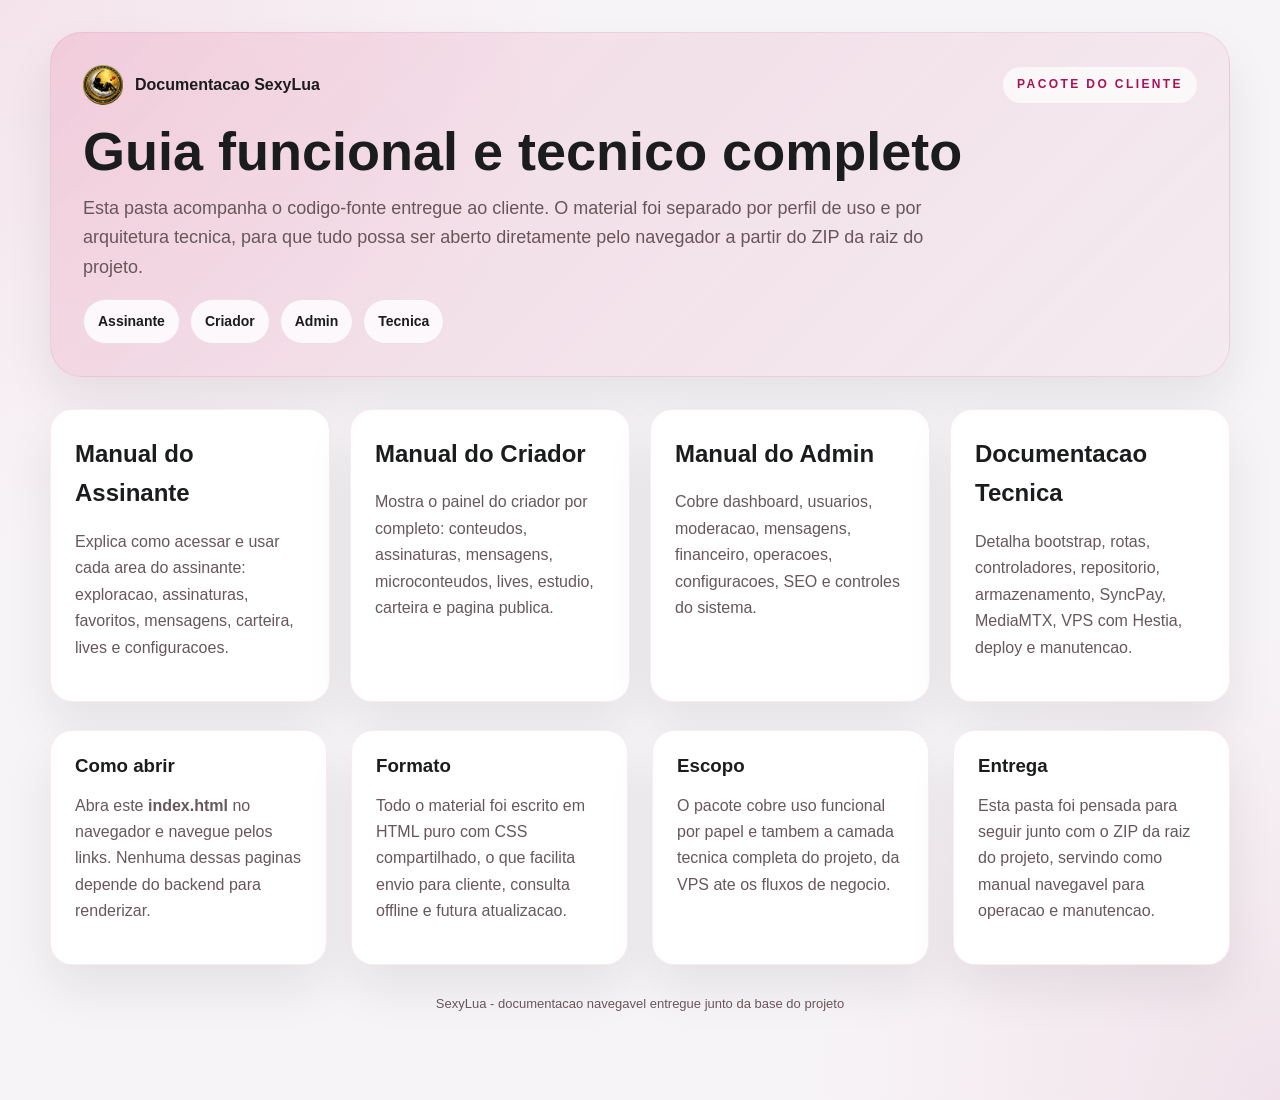
<file: documentação/index.html>
<!DOCTYPE html>
<html lang="pt-BR">
<head>
    <meta charset="utf-8">
    <meta name="viewport" content="width=device-width, initial-scale=1.0">
    <title>Documentacao SexyLua</title>
    <link rel="icon" href="../public/assets/img/luacoin.png">
    <link rel="stylesheet" href="assets/docs.css">
</head>
<body>
    <div class="page-shell">
        <section class="hero">
            <div class="hero-top">
                <div class="brand">
                    <img src="../public/assets/img/luacoin.png" alt="LuaCoin">
                    <span>Documentacao SexyLua</span>
                </div>
                <span class="kicker">Pacote do cliente</span>
            </div>
            <h1>Guia funcional e tecnico completo</h1>
            <p>Esta pasta acompanha o codigo-fonte entregue ao cliente. O material foi separado por perfil de uso e por arquitetura tecnica, para que tudo possa ser aberto diretamente pelo navegador a partir do ZIP da raiz do projeto.</p>
            <div class="pill-row">
                <span class="pill">Assinante</span>
                <span class="pill">Criador</span>
                <span class="pill">Admin</span>
                <span class="pill">Tecnica</span>
            </div>
        </section>

        <section class="index-links">
            <a class="index-link" href="assinante.html">
                <h3>Manual do Assinante</h3>
                <p>Explica como acessar e usar cada area do assinante: exploracao, assinaturas, favoritos, mensagens, carteira, lives e configuracoes.</p>
            </a>
            <a class="index-link" href="criador.html">
                <h3>Manual do Criador</h3>
                <p>Mostra o painel do criador por completo: conteudos, assinaturas, mensagens, microconteudos, lives, estudio, carteira e pagina publica.</p>
            </a>
            <a class="index-link" href="admin.html">
                <h3>Manual do Admin</h3>
                <p>Cobre dashboard, usuarios, moderacao, mensagens, financeiro, operacoes, configuracoes, SEO e controles do sistema.</p>
            </a>
            <a class="index-link" href="tecnica.html">
                <h3>Documentacao Tecnica</h3>
                <p>Detalha bootstrap, rotas, controladores, repositorio, armazenamento, SyncPay, MediaMTX, VPS com Hestia, deploy e manutencao.</p>
            </a>
        </section>

        <section class="grid cards">
            <article class="card">
                <h3>Como abrir</h3>
                <p>Abra este <strong>index.html</strong> no navegador e navegue pelos links. Nenhuma dessas paginas depende do backend para renderizar.</p>
            </article>
            <article class="card">
                <h3>Formato</h3>
                <p>Todo o material foi escrito em HTML puro com CSS compartilhado, o que facilita envio para cliente, consulta offline e futura atualizacao.</p>
            </article>
            <article class="card">
                <h3>Escopo</h3>
                <p>O pacote cobre uso funcional por papel e tambem a camada tecnica completa do projeto, da VPS ate os fluxos de negocio.</p>
            </article>
            <article class="card">
                <h3>Entrega</h3>
                <p>Esta pasta foi pensada para seguir junto com o ZIP da raiz do projeto, servindo como manual navegavel para operacao e manutencao.</p>
            </article>
        </section>

        <p class="doc-footer">SexyLua - documentacao navegavel entregue junto da base do projeto</p>
    </div>
</body>
</html>
</file>
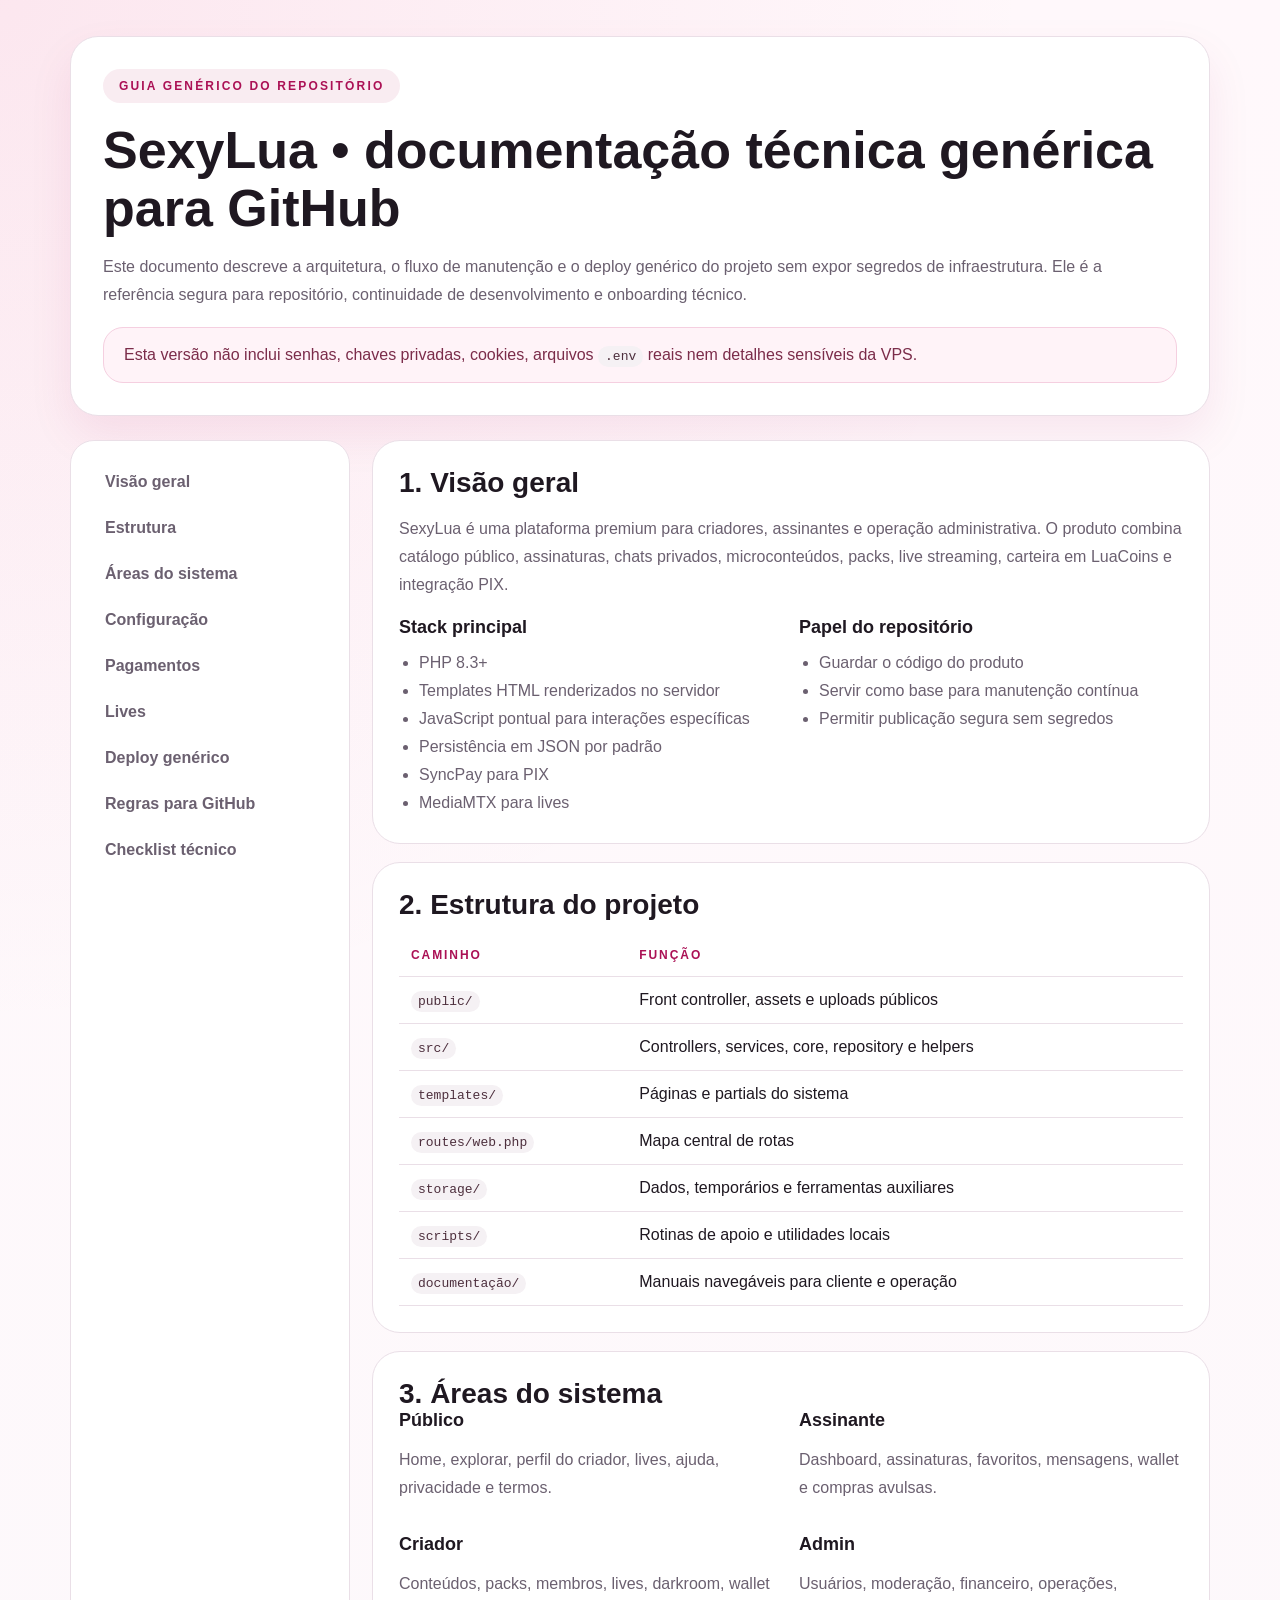
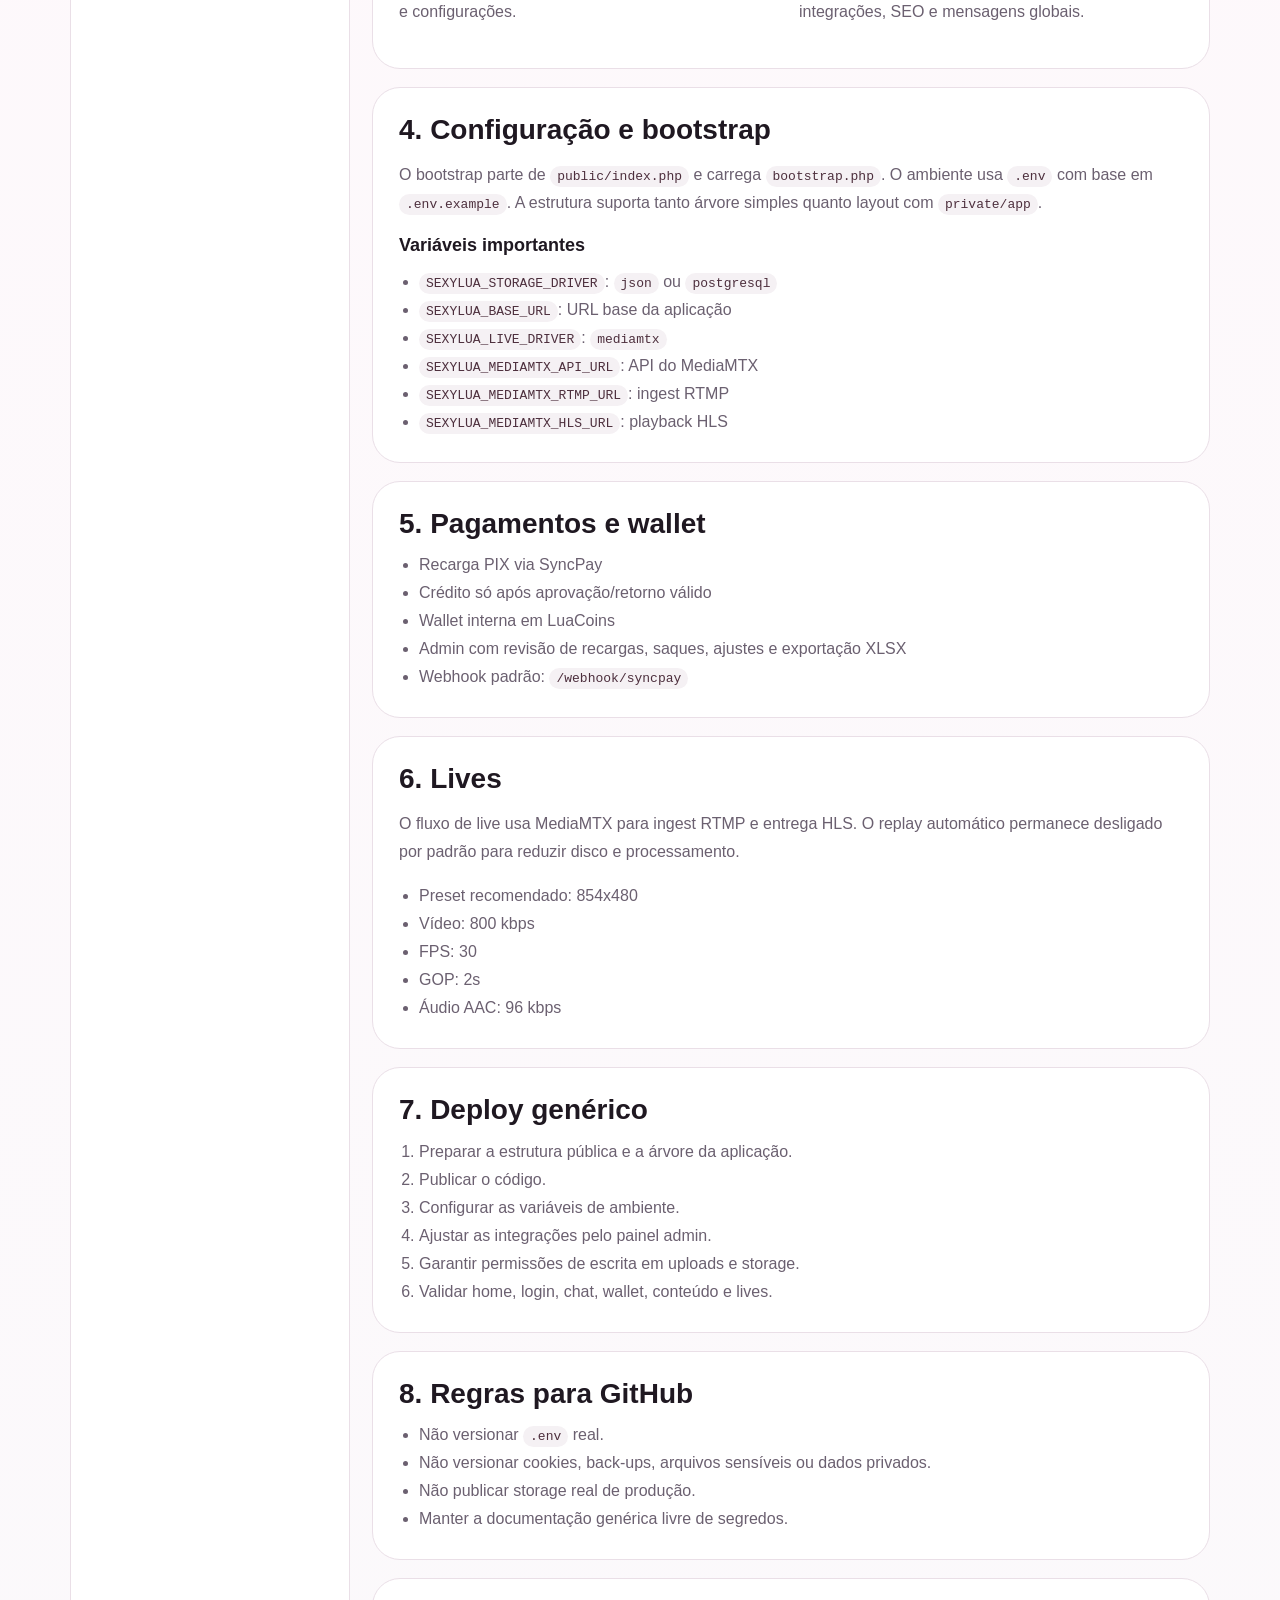
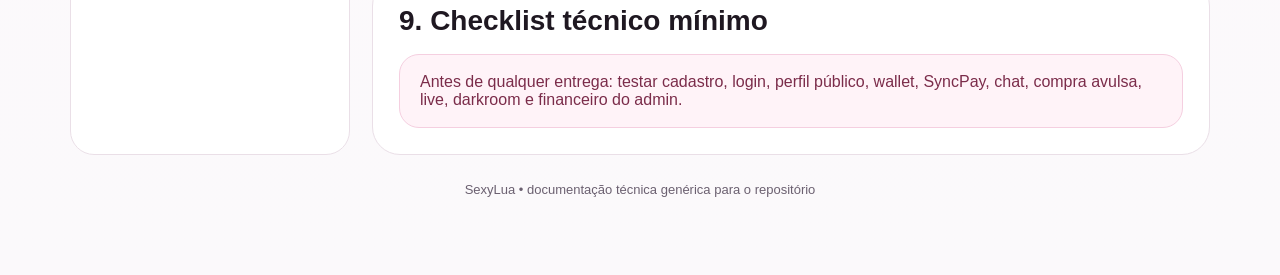
<file: DOCUMENTACAO-TECNICA-GITHUB.html>
<!DOCTYPE html>
<html lang="pt-BR">
<head>
    <meta charset="utf-8">
    <meta name="viewport" content="width=device-width, initial-scale=1.0">
    <title>SexyLua • Documentação Técnica Genérica</title>
    <style>
        :root {
            --bg: #fbf9fb;
            --card: #ffffff;
            --line: #eadfe7;
            --text: #1f1821;
            --muted: #6b6070;
            --accent: #ab1155;
            --soft: rgba(171, 17, 85, 0.08);
        }
        * { box-sizing: border-box; }
        body {
            margin: 0;
            font-family: "Segoe UI", Arial, sans-serif;
            color: var(--text);
            background:
                radial-gradient(circle at top left, rgba(216, 27, 96, 0.08), transparent 28%),
                linear-gradient(180deg, #fff8fb 0%, var(--bg) 100%);
        }
        .shell { max-width: 1180px; margin: 0 auto; padding: 36px 20px 60px; }
        .hero, .section { background: var(--card); border: 1px solid var(--line); border-radius: 28px; }
        .hero { padding: 32px; box-shadow: 0 20px 45px rgba(171, 17, 85, 0.08); }
        .badge {
            display: inline-flex;
            align-items: center;
            gap: 8px;
            padding: 10px 16px;
            border-radius: 999px;
            background: var(--soft);
            color: var(--accent);
            font-size: 12px;
            font-weight: 800;
            letter-spacing: .18em;
            text-transform: uppercase;
        }
        h1, h2, h3 { margin: 0; line-height: 1.12; }
        h1 { margin-top: 18px; font-size: clamp(32px, 4.8vw, 52px); }
        h2 { font-size: 28px; }
        h3 { font-size: 18px; }
        p, li { line-height: 1.75; color: var(--muted); }
        .layout { display: grid; grid-template-columns: 280px minmax(0, 1fr); gap: 22px; margin-top: 24px; }
        .nav {
            position: sticky;
            top: 24px;
            padding: 22px;
            background: var(--card);
            border: 1px solid var(--line);
            border-radius: 24px;
        }
        .nav a {
            display: block;
            padding: 10px 12px;
            border-radius: 14px;
            text-decoration: none;
            color: var(--muted);
            font-weight: 600;
            margin-bottom: 8px;
        }
        .nav a:hover { background: #f7f1f5; color: var(--accent); }
        .content { display: grid; gap: 18px; }
        .section { padding: 26px; }
        .grid { display: grid; gap: 16px; }
        .grid.two { grid-template-columns: repeat(2, minmax(0, 1fr)); }
        .callout {
            margin-top: 18px;
            padding: 18px 20px;
            border-radius: 20px;
            background: #fff3f8;
            border: 1px solid #f5cfe0;
            color: #7b2c4a;
        }
        .table-wrap { overflow-x: auto; margin-top: 14px; }
        table { width: 100%; border-collapse: collapse; }
        th, td {
            text-align: left;
            padding: 14px 12px;
            border-bottom: 1px solid var(--line);
            vertical-align: top;
        }
        th {
            font-size: 12px;
            text-transform: uppercase;
            letter-spacing: .16em;
            color: var(--accent);
        }
        code {
            padding: 3px 7px;
            border-radius: 999px;
            background: #f5f1f4;
            color: #4d2f3d;
            font-family: Consolas, monospace;
            font-size: 13px;
        }
        ul, ol { margin: 12px 0 0; padding-left: 20px; }
        .footer { margin-top: 24px; text-align: center; font-size: 13px; color: var(--muted); }
        @media (max-width: 920px) {
            .layout { grid-template-columns: 1fr; }
            .nav { position: static; }
            .grid.two { grid-template-columns: 1fr; }
        }
    </style>
</head>
<body>
    <div class="shell">
        <section class="hero">
            <span class="badge">Guia genérico do repositório</span>
            <h1>SexyLua • documentação técnica genérica para GitHub</h1>
            <p>Este documento descreve a arquitetura, o fluxo de manutenção e o deploy genérico do projeto sem expor segredos de infraestrutura. Ele é a referência segura para repositório, continuidade de desenvolvimento e onboarding técnico.</p>
            <div class="callout">
                Esta versão não inclui senhas, chaves privadas, cookies, arquivos <code>.env</code> reais nem detalhes sensíveis da VPS.
            </div>
        </section>

        <div class="layout">
            <aside class="nav">
                <a href="#visao-geral">Visão geral</a>
                <a href="#estrutura">Estrutura</a>
                <a href="#areas">Áreas do sistema</a>
                <a href="#configuracao">Configuração</a>
                <a href="#pagamentos">Pagamentos</a>
                <a href="#lives">Lives</a>
                <a href="#deploy">Deploy genérico</a>
                <a href="#github">Regras para GitHub</a>
                <a href="#checklist">Checklist técnico</a>
            </aside>

            <main class="content">
                <section class="section" id="visao-geral">
                    <h2>1. Visão geral</h2>
                    <p>SexyLua é uma plataforma premium para criadores, assinantes e operação administrativa. O produto combina catálogo público, assinaturas, chats privados, microconteúdos, packs, live streaming, carteira em LuaCoins e integração PIX.</p>
                    <div class="grid two" style="margin-top:18px;">
                        <div>
                            <h3>Stack principal</h3>
                            <ul>
                                <li>PHP 8.3+</li>
                                <li>Templates HTML renderizados no servidor</li>
                                <li>JavaScript pontual para interações específicas</li>
                                <li>Persistência em JSON por padrão</li>
                                <li>SyncPay para PIX</li>
                                <li>MediaMTX para lives</li>
                            </ul>
                        </div>
                        <div>
                            <h3>Papel do repositório</h3>
                            <ul>
                                <li>Guardar o código do produto</li>
                                <li>Servir como base para manutenção contínua</li>
                                <li>Permitir publicação segura sem segredos</li>
                            </ul>
                        </div>
                    </div>
                </section>

                <section class="section" id="estrutura">
                    <h2>2. Estrutura do projeto</h2>
                    <div class="table-wrap">
                        <table>
                            <thead>
                                <tr><th>Caminho</th><th>Função</th></tr>
                            </thead>
                            <tbody>
                                <tr><td><code>public/</code></td><td>Front controller, assets e uploads públicos</td></tr>
                                <tr><td><code>src/</code></td><td>Controllers, services, core, repository e helpers</td></tr>
                                <tr><td><code>templates/</code></td><td>Páginas e partials do sistema</td></tr>
                                <tr><td><code>routes/web.php</code></td><td>Mapa central de rotas</td></tr>
                                <tr><td><code>storage/</code></td><td>Dados, temporários e ferramentas auxiliares</td></tr>
                                <tr><td><code>scripts/</code></td><td>Rotinas de apoio e utilidades locais</td></tr>
                                <tr><td><code>documentação/</code></td><td>Manuais navegáveis para cliente e operação</td></tr>
                            </tbody>
                        </table>
                    </div>
                </section>

                <section class="section" id="areas">
                    <h2>3. Áreas do sistema</h2>
                    <div class="grid two">
                        <div>
                            <h3>Público</h3>
                            <p>Home, explorar, perfil do criador, lives, ajuda, privacidade e termos.</p>
                        </div>
                        <div>
                            <h3>Assinante</h3>
                            <p>Dashboard, assinaturas, favoritos, mensagens, wallet e compras avulsas.</p>
                        </div>
                        <div>
                            <h3>Criador</h3>
                            <p>Conteúdos, packs, membros, lives, darkroom, wallet e configurações.</p>
                        </div>
                        <div>
                            <h3>Admin</h3>
                            <p>Usuários, moderação, financeiro, operações, integrações, SEO e mensagens globais.</p>
                        </div>
                    </div>
                </section>

                <section class="section" id="configuracao">
                    <h2>4. Configuração e bootstrap</h2>
                    <p>O bootstrap parte de <code>public/index.php</code> e carrega <code>bootstrap.php</code>. O ambiente usa <code>.env</code> com base em <code>.env.example</code>. A estrutura suporta tanto árvore simples quanto layout com <code>private/app</code>.</p>
                    <h3 style="margin-top:18px;">Variáveis importantes</h3>
                    <ul>
                        <li><code>SEXYLUA_STORAGE_DRIVER</code>: <code>json</code> ou <code>postgresql</code></li>
                        <li><code>SEXYLUA_BASE_URL</code>: URL base da aplicação</li>
                        <li><code>SEXYLUA_LIVE_DRIVER</code>: <code>mediamtx</code></li>
                        <li><code>SEXYLUA_MEDIAMTX_API_URL</code>: API do MediaMTX</li>
                        <li><code>SEXYLUA_MEDIAMTX_RTMP_URL</code>: ingest RTMP</li>
                        <li><code>SEXYLUA_MEDIAMTX_HLS_URL</code>: playback HLS</li>
                    </ul>
                </section>

                <section class="section" id="pagamentos">
                    <h2>5. Pagamentos e wallet</h2>
                    <ul>
                        <li>Recarga PIX via SyncPay</li>
                        <li>Crédito só após aprovação/retorno válido</li>
                        <li>Wallet interna em LuaCoins</li>
                        <li>Admin com revisão de recargas, saques, ajustes e exportação XLSX</li>
                        <li>Webhook padrão: <code>/webhook/syncpay</code></li>
                    </ul>
                </section>

                <section class="section" id="lives">
                    <h2>6. Lives</h2>
                    <p>O fluxo de live usa MediaMTX para ingest RTMP e entrega HLS. O replay automático permanece desligado por padrão para reduzir disco e processamento.</p>
                    <ul>
                        <li>Preset recomendado: 854x480</li>
                        <li>Vídeo: 800 kbps</li>
                        <li>FPS: 30</li>
                        <li>GOP: 2s</li>
                        <li>Áudio AAC: 96 kbps</li>
                    </ul>
                </section>

                <section class="section" id="deploy">
                    <h2>7. Deploy genérico</h2>
                    <ol>
                        <li>Preparar a estrutura pública e a árvore da aplicação.</li>
                        <li>Publicar o código.</li>
                        <li>Configurar as variáveis de ambiente.</li>
                        <li>Ajustar as integrações pelo painel admin.</li>
                        <li>Garantir permissões de escrita em uploads e storage.</li>
                        <li>Validar home, login, chat, wallet, conteúdo e lives.</li>
                    </ol>
                </section>

                <section class="section" id="github">
                    <h2>8. Regras para GitHub</h2>
                    <ul>
                        <li>Não versionar <code>.env</code> real.</li>
                        <li>Não versionar cookies, back-ups, arquivos sensíveis ou dados privados.</li>
                        <li>Não publicar storage real de produção.</li>
                        <li>Manter a documentação genérica livre de segredos.</li>
                    </ul>
                </section>

                <section class="section" id="checklist">
                    <h2>9. Checklist técnico mínimo</h2>
                    <div class="callout">
                        Antes de qualquer entrega: testar cadastro, login, perfil público, wallet, SyncPay, chat, compra avulsa, live, darkroom e financeiro do admin.
                    </div>
                </section>
            </main>
        </div>

        <p class="footer">SexyLua • documentação técnica genérica para o repositório</p>
    </div>
</body>
</html>
</file>
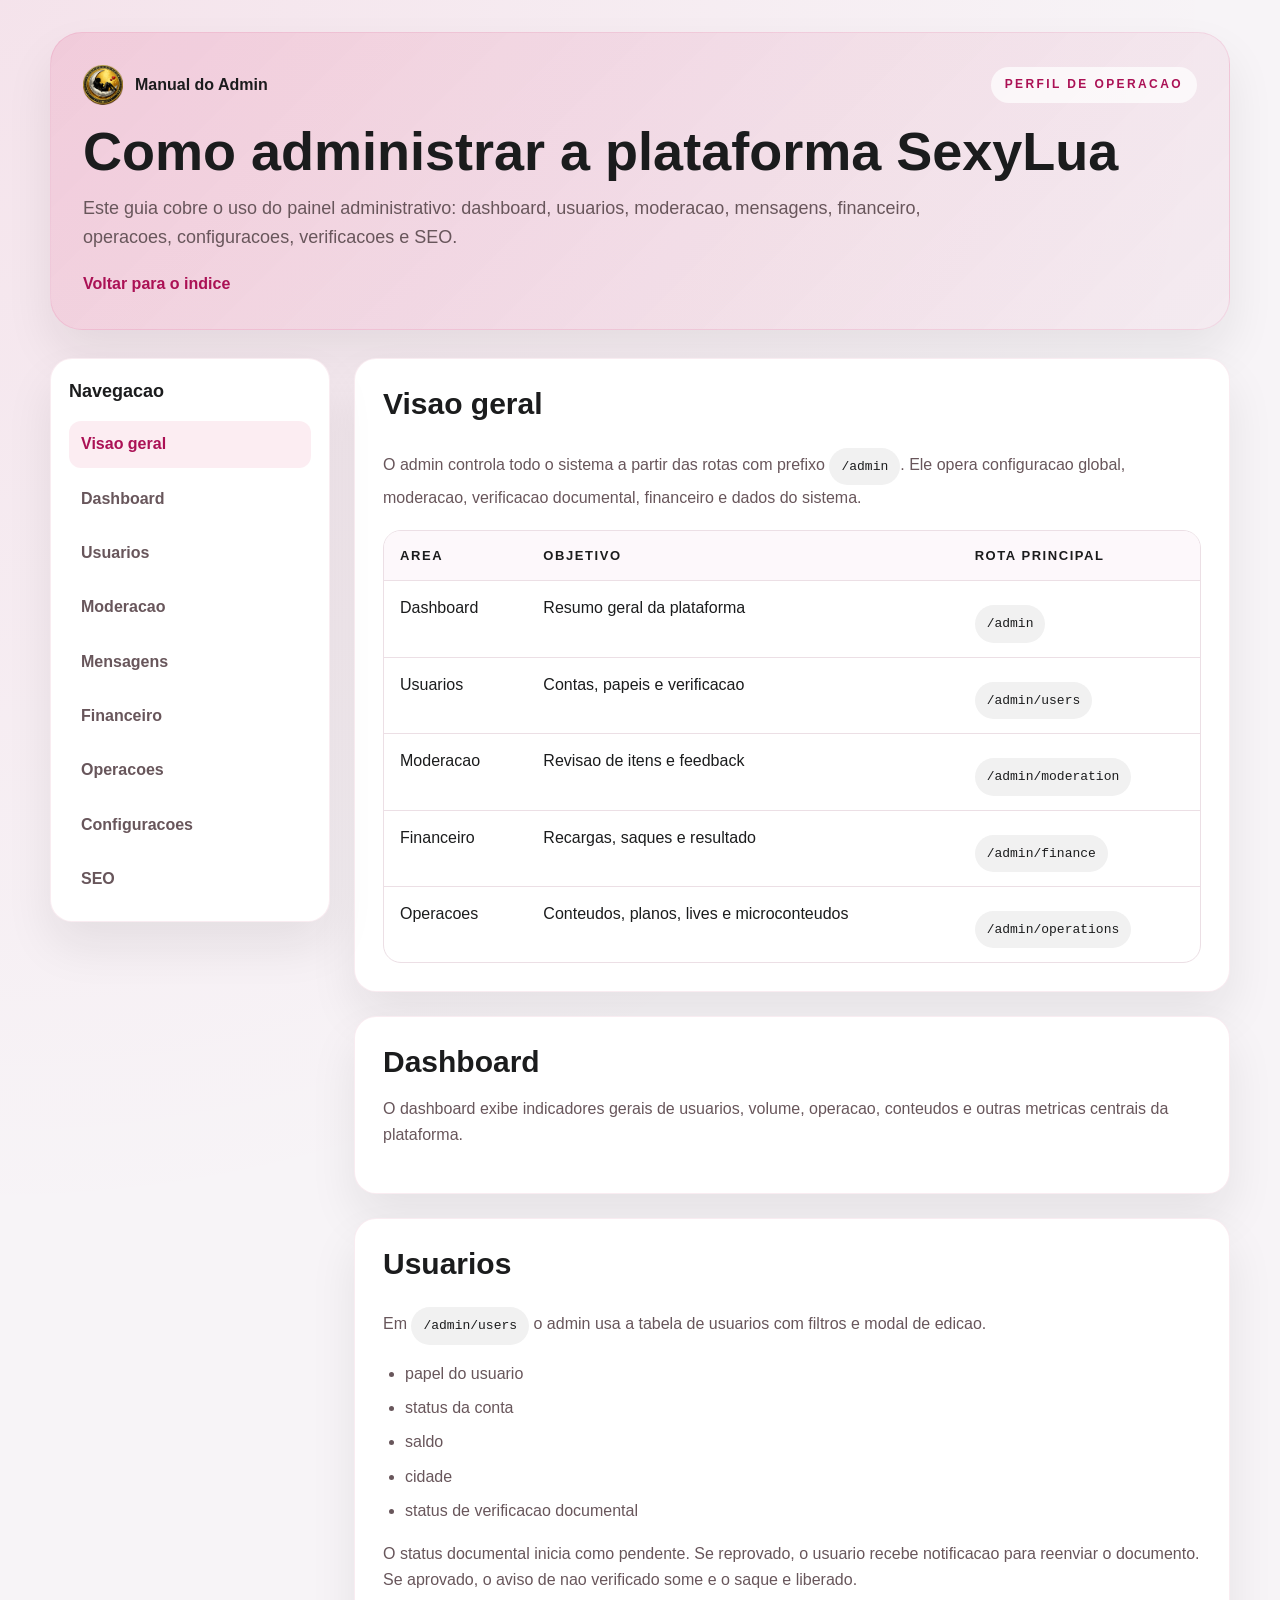
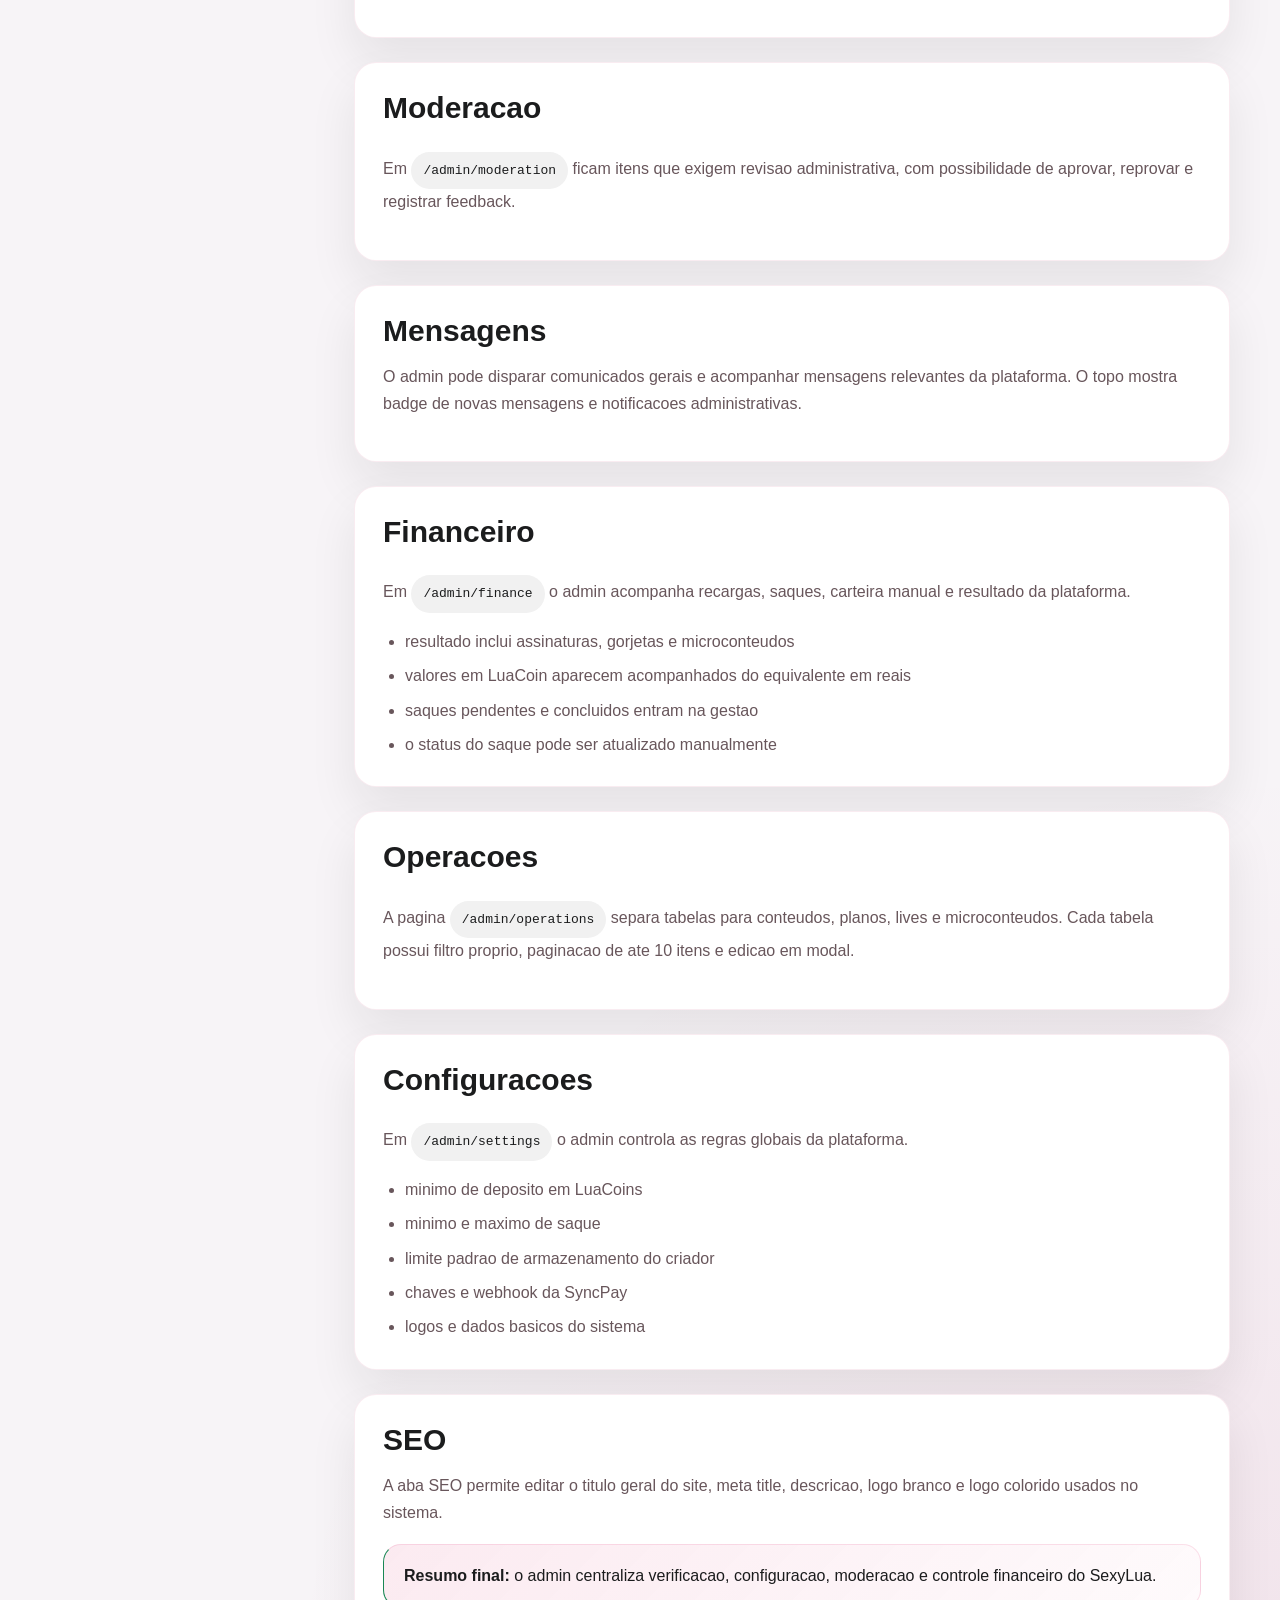
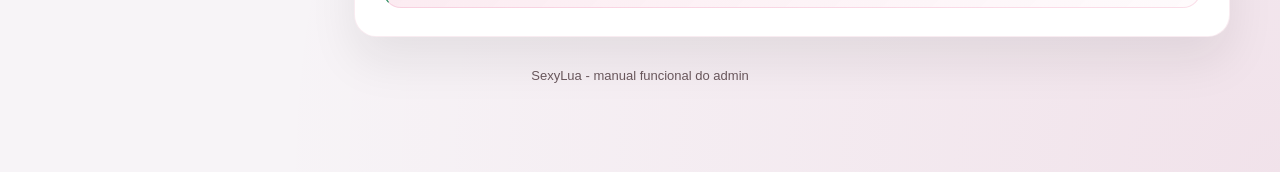
<file: documentação/admin.html>
<!DOCTYPE html>
<html lang="pt-BR">
<head>
    <meta charset="utf-8">
    <meta name="viewport" content="width=device-width, initial-scale=1.0">
    <title>Manual do Admin - SexyLua</title>
    <link rel="icon" href="../public/assets/img/luacoin.png">
    <link rel="stylesheet" href="assets/docs.css">
</head>
<body>
    <div class="page-shell">
        <section class="hero">
            <div class="hero-top">
                <div class="brand">
                    <img src="../public/assets/img/luacoin.png" alt="LuaCoin">
                    <span>Manual do Admin</span>
                </div>
                <span class="kicker">Perfil de operacao</span>
            </div>
            <h1>Como administrar a plataforma SexyLua</h1>
            <p>Este guia cobre o uso do painel administrativo: dashboard, usuarios, moderacao, mensagens, financeiro, operacoes, configuracoes, verificacoes e SEO.</p>
            <a class="back-link" href="index.html">Voltar para o indice</a>
        </section>

        <div class="layout">
            <aside class="sidebar">
                <h2>Navegacao</h2>
                <nav>
                    <a class="is-active" href="#visao-geral">Visao geral</a>
                    <a href="#dashboard">Dashboard</a>
                    <a href="#usuarios">Usuarios</a>
                    <a href="#moderacao">Moderacao</a>
                    <a href="#mensagens">Mensagens</a>
                    <a href="#financeiro">Financeiro</a>
                    <a href="#operacoes">Operacoes</a>
                    <a href="#configuracoes">Configuracoes</a>
                    <a href="#seo">SEO</a>
                </nav>
            </aside>

            <div class="content">
                <section class="section" id="visao-geral">
                    <h2>Visao geral</h2>
                    <p>O admin controla todo o sistema a partir das rotas com prefixo <span class="path">/admin</span>. Ele opera configuracao global, moderacao, verificacao documental, financeiro e dados do sistema.</p>
                    <div class="table-wrap">
                        <table>
                            <thead>
                                <tr>
                                    <th>Area</th>
                                    <th>Objetivo</th>
                                    <th>Rota principal</th>
                                </tr>
                            </thead>
                            <tbody>
                                <tr><td>Dashboard</td><td>Resumo geral da plataforma</td><td><span class="path">/admin</span></td></tr>
                                <tr><td>Usuarios</td><td>Contas, papeis e verificacao</td><td><span class="path">/admin/users</span></td></tr>
                                <tr><td>Moderacao</td><td>Revisao de itens e feedback</td><td><span class="path">/admin/moderation</span></td></tr>
                                <tr><td>Financeiro</td><td>Recargas, saques e resultado</td><td><span class="path">/admin/finance</span></td></tr>
                                <tr><td>Operacoes</td><td>Conteudos, planos, lives e microconteudos</td><td><span class="path">/admin/operations</span></td></tr>
                            </tbody>
                        </table>
                    </div>
                </section>

                <section class="section" id="dashboard">
                    <h2>Dashboard</h2>
                    <p>O dashboard exibe indicadores gerais de usuarios, volume, operacao, conteudos e outras metricas centrais da plataforma.</p>
                </section>

                <section class="section" id="usuarios">
                    <h2>Usuarios</h2>
                    <p>Em <span class="path">/admin/users</span> o admin usa a tabela de usuarios com filtros e modal de edicao.</p>
                    <ul>
                        <li>papel do usuario</li>
                        <li>status da conta</li>
                        <li>saldo</li>
                        <li>cidade</li>
                        <li>status de verificacao documental</li>
                    </ul>
                    <p>O status documental inicia como pendente. Se reprovado, o usuario recebe notificacao para reenviar o documento. Se aprovado, o aviso de nao verificado some e o saque e liberado.</p>
                </section>

                <section class="section" id="moderacao">
                    <h2>Moderacao</h2>
                    <p>Em <span class="path">/admin/moderation</span> ficam itens que exigem revisao administrativa, com possibilidade de aprovar, reprovar e registrar feedback.</p>
                </section>

                <section class="section" id="mensagens">
                    <h2>Mensagens</h2>
                    <p>O admin pode disparar comunicados gerais e acompanhar mensagens relevantes da plataforma. O topo mostra badge de novas mensagens e notificacoes administrativas.</p>
                </section>

                <section class="section" id="financeiro">
                    <h2>Financeiro</h2>
                    <p>Em <span class="path">/admin/finance</span> o admin acompanha recargas, saques, carteira manual e resultado da plataforma.</p>
                    <ul>
                        <li>resultado inclui assinaturas, gorjetas e microconteudos</li>
                        <li>valores em LuaCoin aparecem acompanhados do equivalente em reais</li>
                        <li>saques pendentes e concluidos entram na gestao</li>
                        <li>o status do saque pode ser atualizado manualmente</li>
                    </ul>
                </section>

                <section class="section" id="operacoes">
                    <h2>Operacoes</h2>
                    <p>A pagina <span class="path">/admin/operations</span> separa tabelas para conteudos, planos, lives e microconteudos. Cada tabela possui filtro proprio, paginacao de ate 10 itens e edicao em modal.</p>
                </section>

                <section class="section" id="configuracoes">
                    <h2>Configuracoes</h2>
                    <p>Em <span class="path">/admin/settings</span> o admin controla as regras globais da plataforma.</p>
                    <ul>
                        <li>minimo de deposito em LuaCoins</li>
                        <li>minimo e maximo de saque</li>
                        <li>limite padrao de armazenamento do criador</li>
                        <li>chaves e webhook da SyncPay</li>
                        <li>logos e dados basicos do sistema</li>
                    </ul>
                </section>

                <section class="section" id="seo">
                    <h2>SEO</h2>
                    <p>A aba SEO permite editar o titulo geral do site, meta title, descricao, logo branco e logo colorido usados no sistema.</p>
                    <div class="callout success">
                        <strong>Resumo final:</strong> o admin centraliza verificacao, configuracao, moderacao e controle financeiro do SexyLua.
                    </div>
                </section>
            </div>
        </div>

        <p class="doc-footer">SexyLua - manual funcional do admin</p>
    </div>
</body>
</html>
</file>
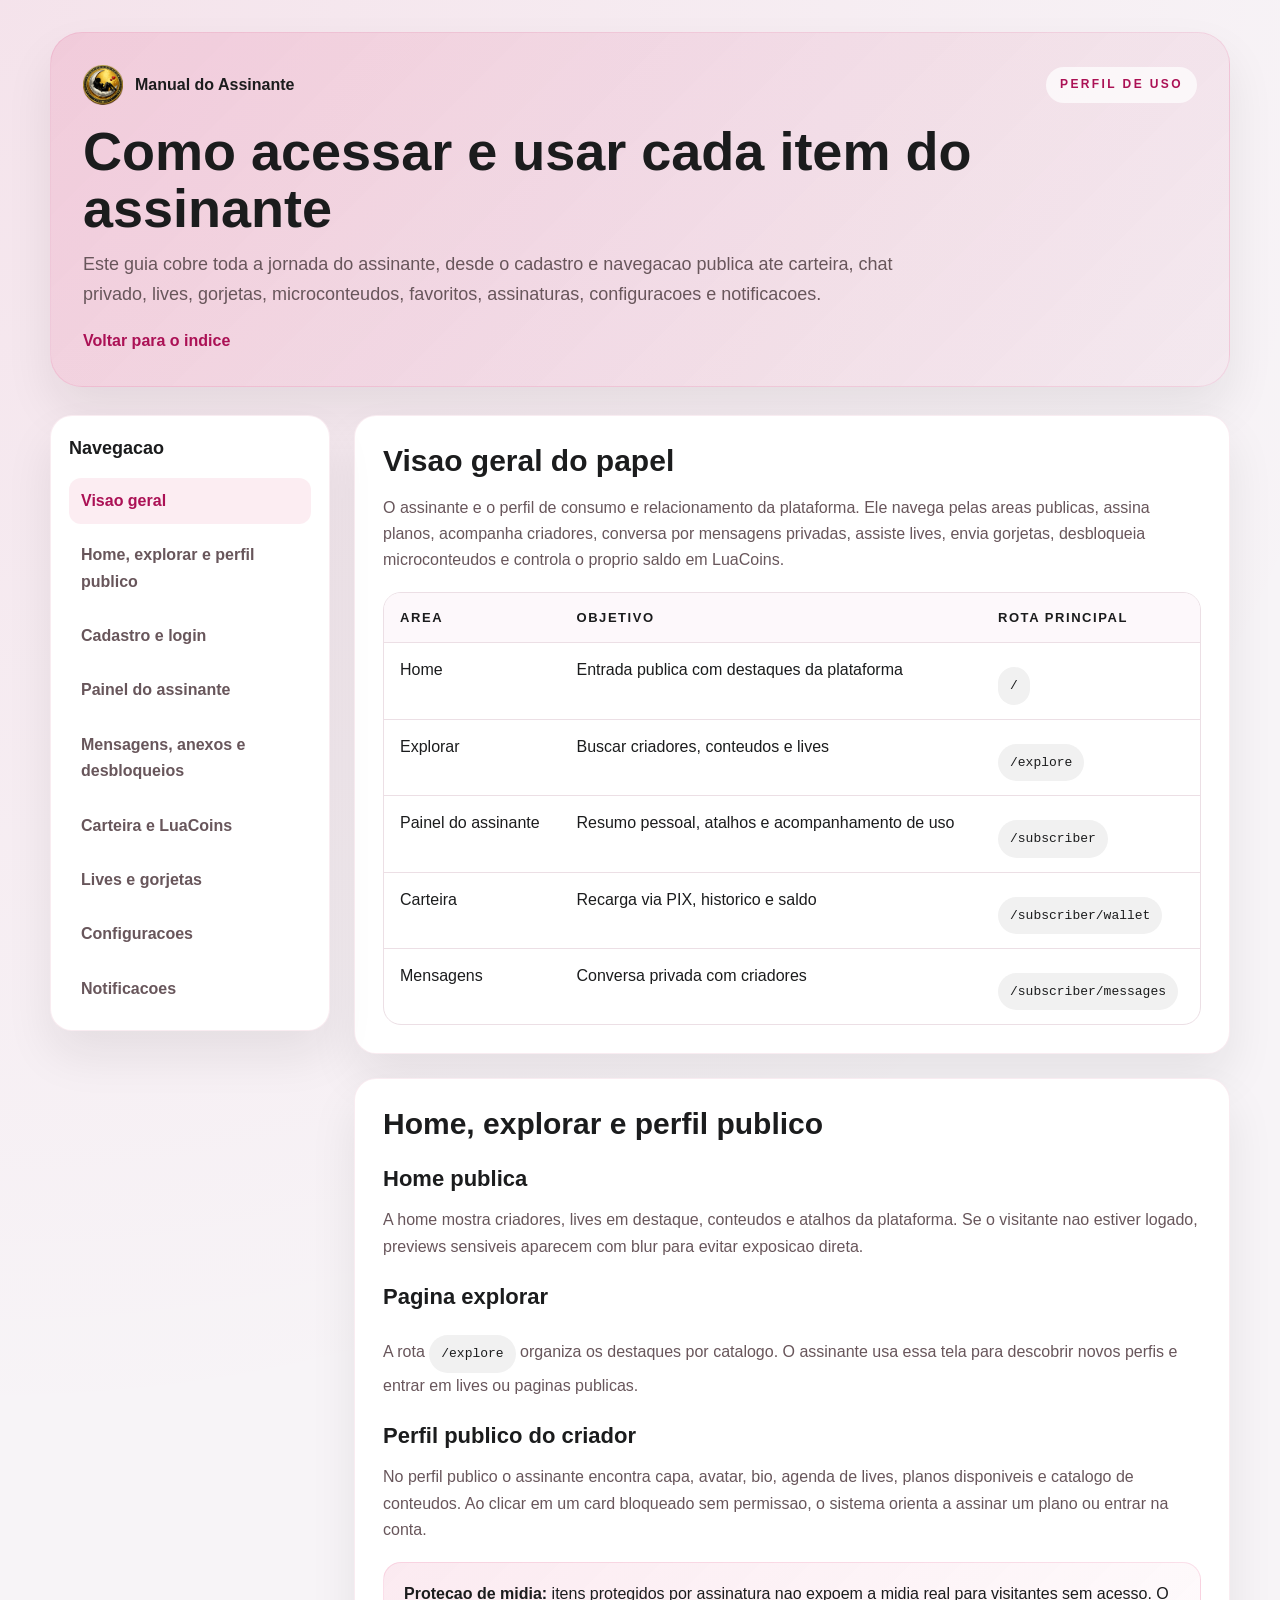
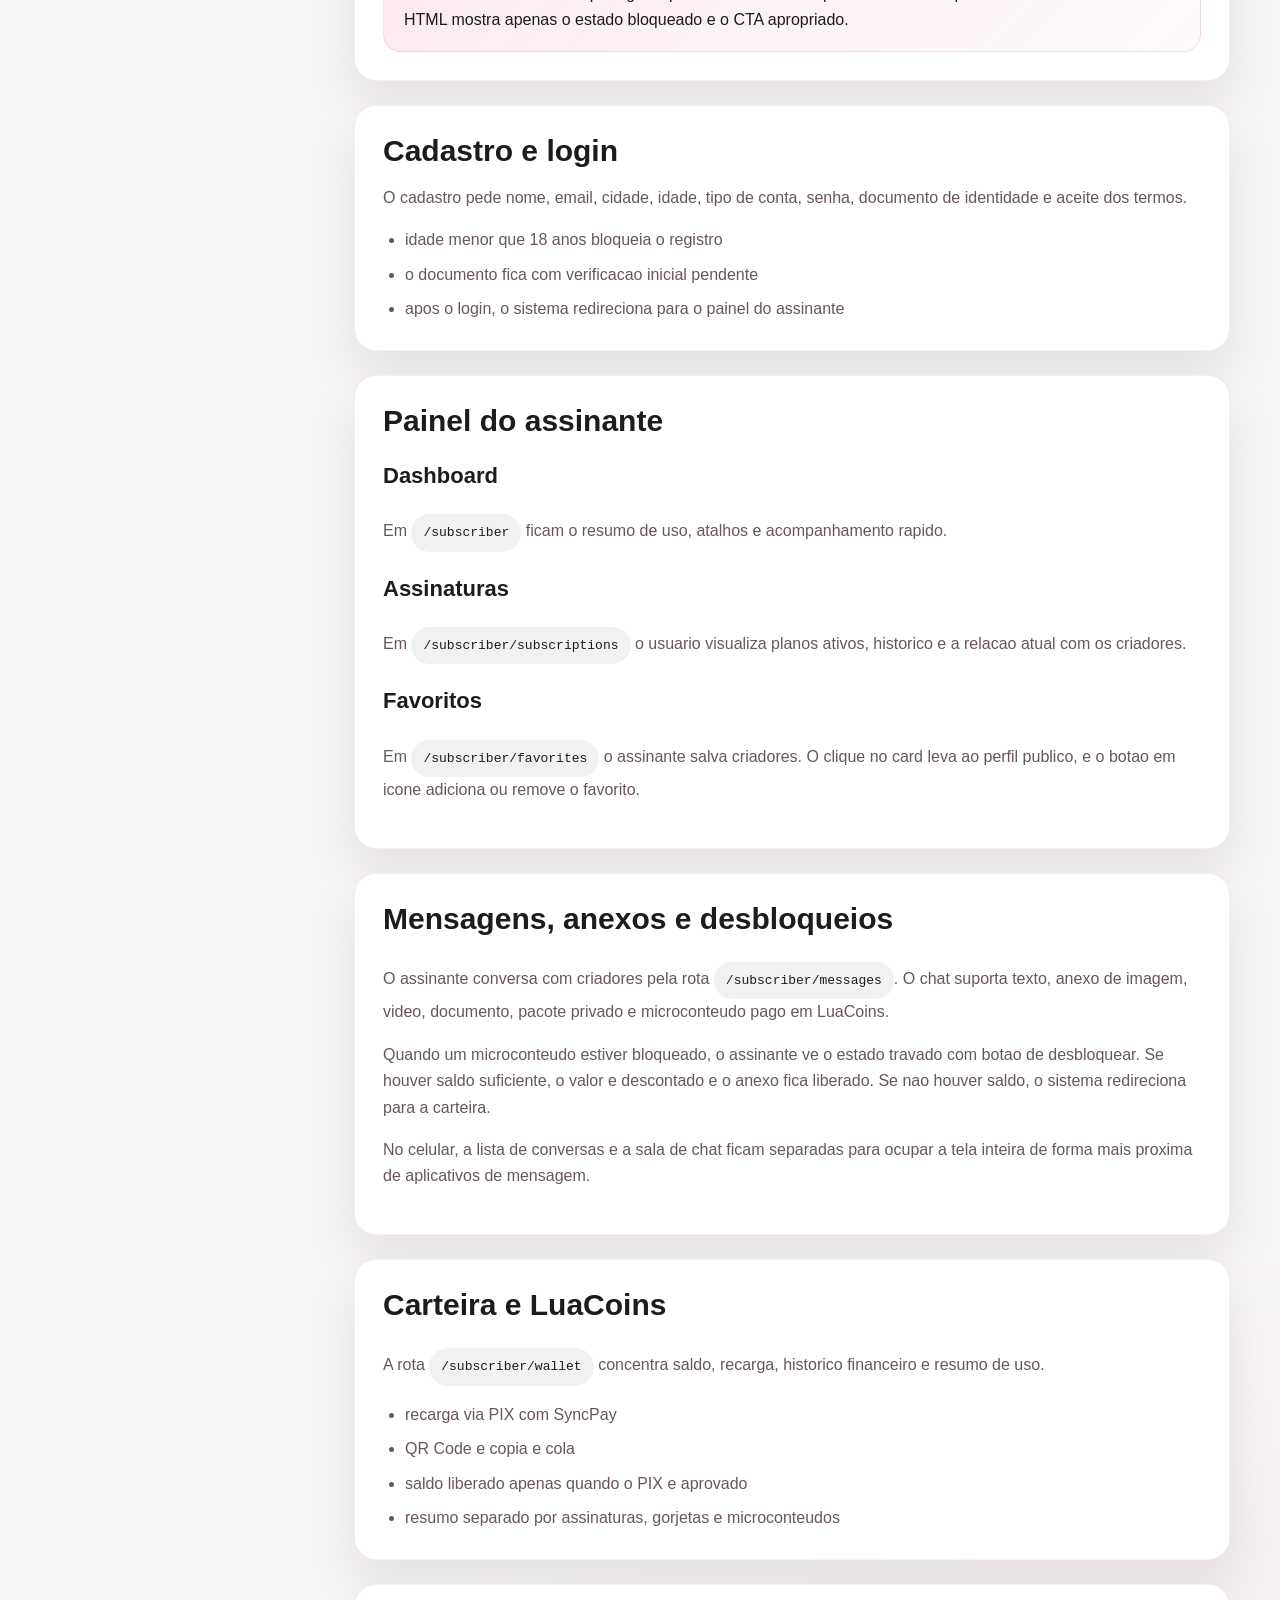
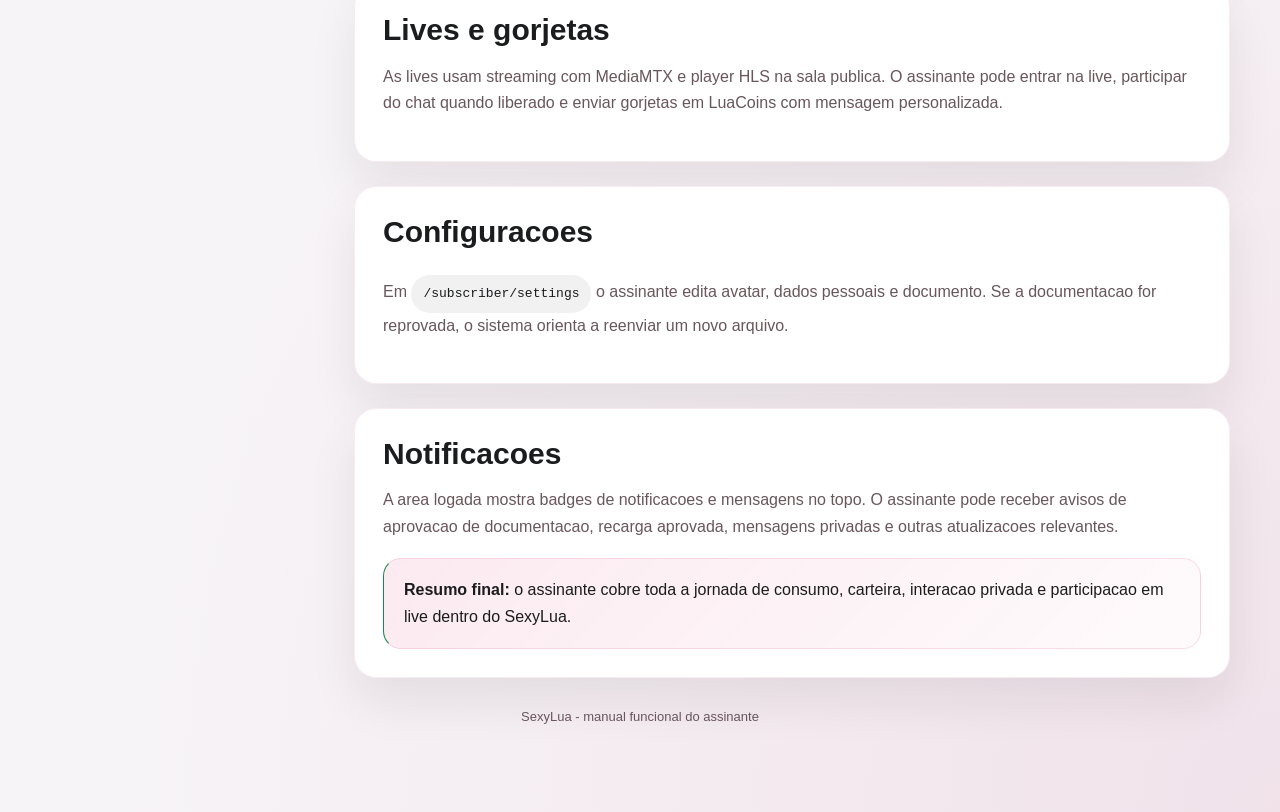
<file: documentação/assinante.html>
<!DOCTYPE html>
<html lang="pt-BR">
<head>
    <meta charset="utf-8">
    <meta name="viewport" content="width=device-width, initial-scale=1.0">
    <title>Manual do Assinante - SexyLua</title>
    <link rel="icon" href="../public/assets/img/luacoin.png">
    <link rel="stylesheet" href="assets/docs.css">
</head>
<body>
    <div class="page-shell">
        <section class="hero">
            <div class="hero-top">
                <div class="brand">
                    <img src="../public/assets/img/luacoin.png" alt="LuaCoin">
                    <span>Manual do Assinante</span>
                </div>
                <span class="kicker">Perfil de uso</span>
            </div>
            <h1>Como acessar e usar cada item do assinante</h1>
            <p>Este guia cobre toda a jornada do assinante, desde o cadastro e navegacao publica ate carteira, chat privado, lives, gorjetas, microconteudos, favoritos, assinaturas, configuracoes e notificacoes.</p>
            <a class="back-link" href="index.html">Voltar para o indice</a>
        </section>

        <div class="layout">
            <aside class="sidebar">
                <h2>Navegacao</h2>
                <nav>
                    <a class="is-active" href="#visao-geral">Visao geral</a>
                    <a href="#publico">Home, explorar e perfil publico</a>
                    <a href="#cadastro">Cadastro e login</a>
                    <a href="#painel">Painel do assinante</a>
                    <a href="#mensagens">Mensagens, anexos e desbloqueios</a>
                    <a href="#wallet">Carteira e LuaCoins</a>
                    <a href="#lives">Lives e gorjetas</a>
                    <a href="#configuracoes">Configuracoes</a>
                    <a href="#notificacoes">Notificacoes</a>
                </nav>
            </aside>

            <div class="content">
                <section class="section" id="visao-geral">
                    <h2>Visao geral do papel</h2>
                    <p>O assinante e o perfil de consumo e relacionamento da plataforma. Ele navega pelas areas publicas, assina planos, acompanha criadores, conversa por mensagens privadas, assiste lives, envia gorjetas, desbloqueia microconteudos e controla o proprio saldo em LuaCoins.</p>
                    <div class="table-wrap">
                        <table>
                            <thead>
                                <tr>
                                    <th>Area</th>
                                    <th>Objetivo</th>
                                    <th>Rota principal</th>
                                </tr>
                            </thead>
                            <tbody>
                                <tr>
                                    <td>Home</td>
                                    <td>Entrada publica com destaques da plataforma</td>
                                    <td><span class="path">/</span></td>
                                </tr>
                                <tr>
                                    <td>Explorar</td>
                                    <td>Buscar criadores, conteudos e lives</td>
                                    <td><span class="path">/explore</span></td>
                                </tr>
                                <tr>
                                    <td>Painel do assinante</td>
                                    <td>Resumo pessoal, atalhos e acompanhamento de uso</td>
                                    <td><span class="path">/subscriber</span></td>
                                </tr>
                                <tr>
                                    <td>Carteira</td>
                                    <td>Recarga via PIX, historico e saldo</td>
                                    <td><span class="path">/subscriber/wallet</span></td>
                                </tr>
                                <tr>
                                    <td>Mensagens</td>
                                    <td>Conversa privada com criadores</td>
                                    <td><span class="path">/subscriber/messages</span></td>
                                </tr>
                            </tbody>
                        </table>
                    </div>
                </section>

                <section class="section" id="publico">
                    <h2>Home, explorar e perfil publico</h2>
                    <h3>Home publica</h3>
                    <p>A home mostra criadores, lives em destaque, conteudos e atalhos da plataforma. Se o visitante nao estiver logado, previews sensiveis aparecem com blur para evitar exposicao direta.</p>
                    <h3>Pagina explorar</h3>
                    <p>A rota <span class="path">/explore</span> organiza os destaques por catalogo. O assinante usa essa tela para descobrir novos perfis e entrar em lives ou paginas publicas.</p>
                    <h3>Perfil publico do criador</h3>
                    <p>No perfil publico o assinante encontra capa, avatar, bio, agenda de lives, planos disponiveis e catalogo de conteudos. Ao clicar em um card bloqueado sem permissao, o sistema orienta a assinar um plano ou entrar na conta.</p>
                    <div class="callout">
                        <strong>Protecao de midia:</strong> itens protegidos por assinatura nao expoem a midia real para visitantes sem acesso. O HTML mostra apenas o estado bloqueado e o CTA apropriado.
                    </div>
                </section>

                <section class="section" id="cadastro">
                    <h2>Cadastro e login</h2>
                    <p>O cadastro pede nome, email, cidade, idade, tipo de conta, senha, documento de identidade e aceite dos termos.</p>
                    <ul>
                        <li>idade menor que 18 anos bloqueia o registro</li>
                        <li>o documento fica com verificacao inicial pendente</li>
                        <li>apos o login, o sistema redireciona para o painel do assinante</li>
                    </ul>
                </section>

                <section class="section" id="painel">
                    <h2>Painel do assinante</h2>
                    <h3>Dashboard</h3>
                    <p>Em <span class="path">/subscriber</span> ficam o resumo de uso, atalhos e acompanhamento rapido.</p>
                    <h3>Assinaturas</h3>
                    <p>Em <span class="path">/subscriber/subscriptions</span> o usuario visualiza planos ativos, historico e a relacao atual com os criadores.</p>
                    <h3>Favoritos</h3>
                    <p>Em <span class="path">/subscriber/favorites</span> o assinante salva criadores. O clique no card leva ao perfil publico, e o botao em icone adiciona ou remove o favorito.</p>
                </section>

                <section class="section" id="mensagens">
                    <h2>Mensagens, anexos e desbloqueios</h2>
                    <p>O assinante conversa com criadores pela rota <span class="path">/subscriber/messages</span>. O chat suporta texto, anexo de imagem, video, documento, pacote privado e microconteudo pago em LuaCoins.</p>
                    <p>Quando um microconteudo estiver bloqueado, o assinante ve o estado travado com botao de desbloquear. Se houver saldo suficiente, o valor e descontado e o anexo fica liberado. Se nao houver saldo, o sistema redireciona para a carteira.</p>
                    <p>No celular, a lista de conversas e a sala de chat ficam separadas para ocupar a tela inteira de forma mais proxima de aplicativos de mensagem.</p>
                </section>

                <section class="section" id="wallet">
                    <h2>Carteira e LuaCoins</h2>
                    <p>A rota <span class="path">/subscriber/wallet</span> concentra saldo, recarga, historico financeiro e resumo de uso.</p>
                    <ul>
                        <li>recarga via PIX com SyncPay</li>
                        <li>QR Code e copia e cola</li>
                        <li>saldo liberado apenas quando o PIX e aprovado</li>
                        <li>resumo separado por assinaturas, gorjetas e microconteudos</li>
                    </ul>
                </section>

                <section class="section" id="lives">
                    <h2>Lives e gorjetas</h2>
                    <p>As lives usam streaming com MediaMTX e player HLS na sala publica. O assinante pode entrar na live, participar do chat quando liberado e enviar gorjetas em LuaCoins com mensagem personalizada.</p>
                </section>

                <section class="section" id="configuracoes">
                    <h2>Configuracoes</h2>
                    <p>Em <span class="path">/subscriber/settings</span> o assinante edita avatar, dados pessoais e documento. Se a documentacao for reprovada, o sistema orienta a reenviar um novo arquivo.</p>
                </section>

                <section class="section" id="notificacoes">
                    <h2>Notificacoes</h2>
                    <p>A area logada mostra badges de notificacoes e mensagens no topo. O assinante pode receber avisos de aprovacao de documentacao, recarga aprovada, mensagens privadas e outras atualizacoes relevantes.</p>
                    <div class="callout success">
                        <strong>Resumo final:</strong> o assinante cobre toda a jornada de consumo, carteira, interacao privada e participacao em live dentro do SexyLua.
                    </div>
                </section>
            </div>
        </div>

        <p class="doc-footer">SexyLua - manual funcional do assinante</p>
    </div>
</body>
</html>
</file>
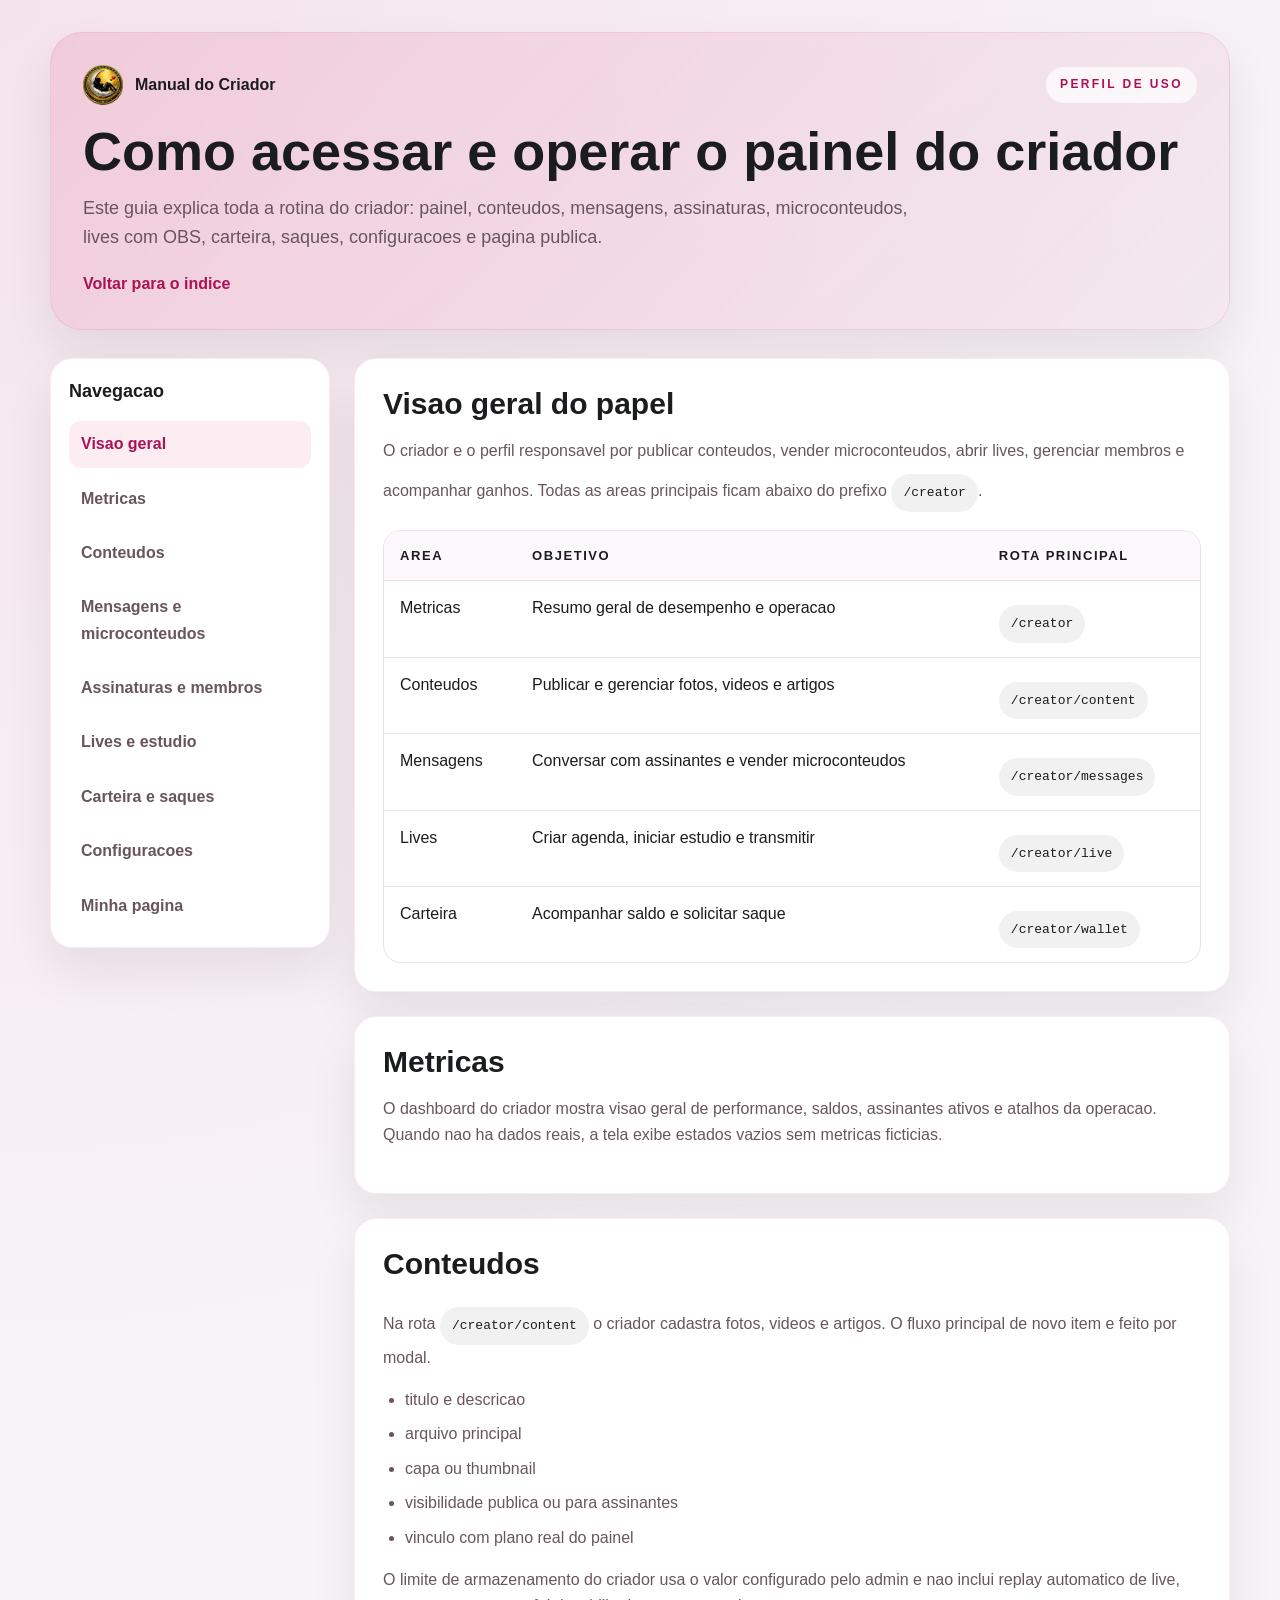
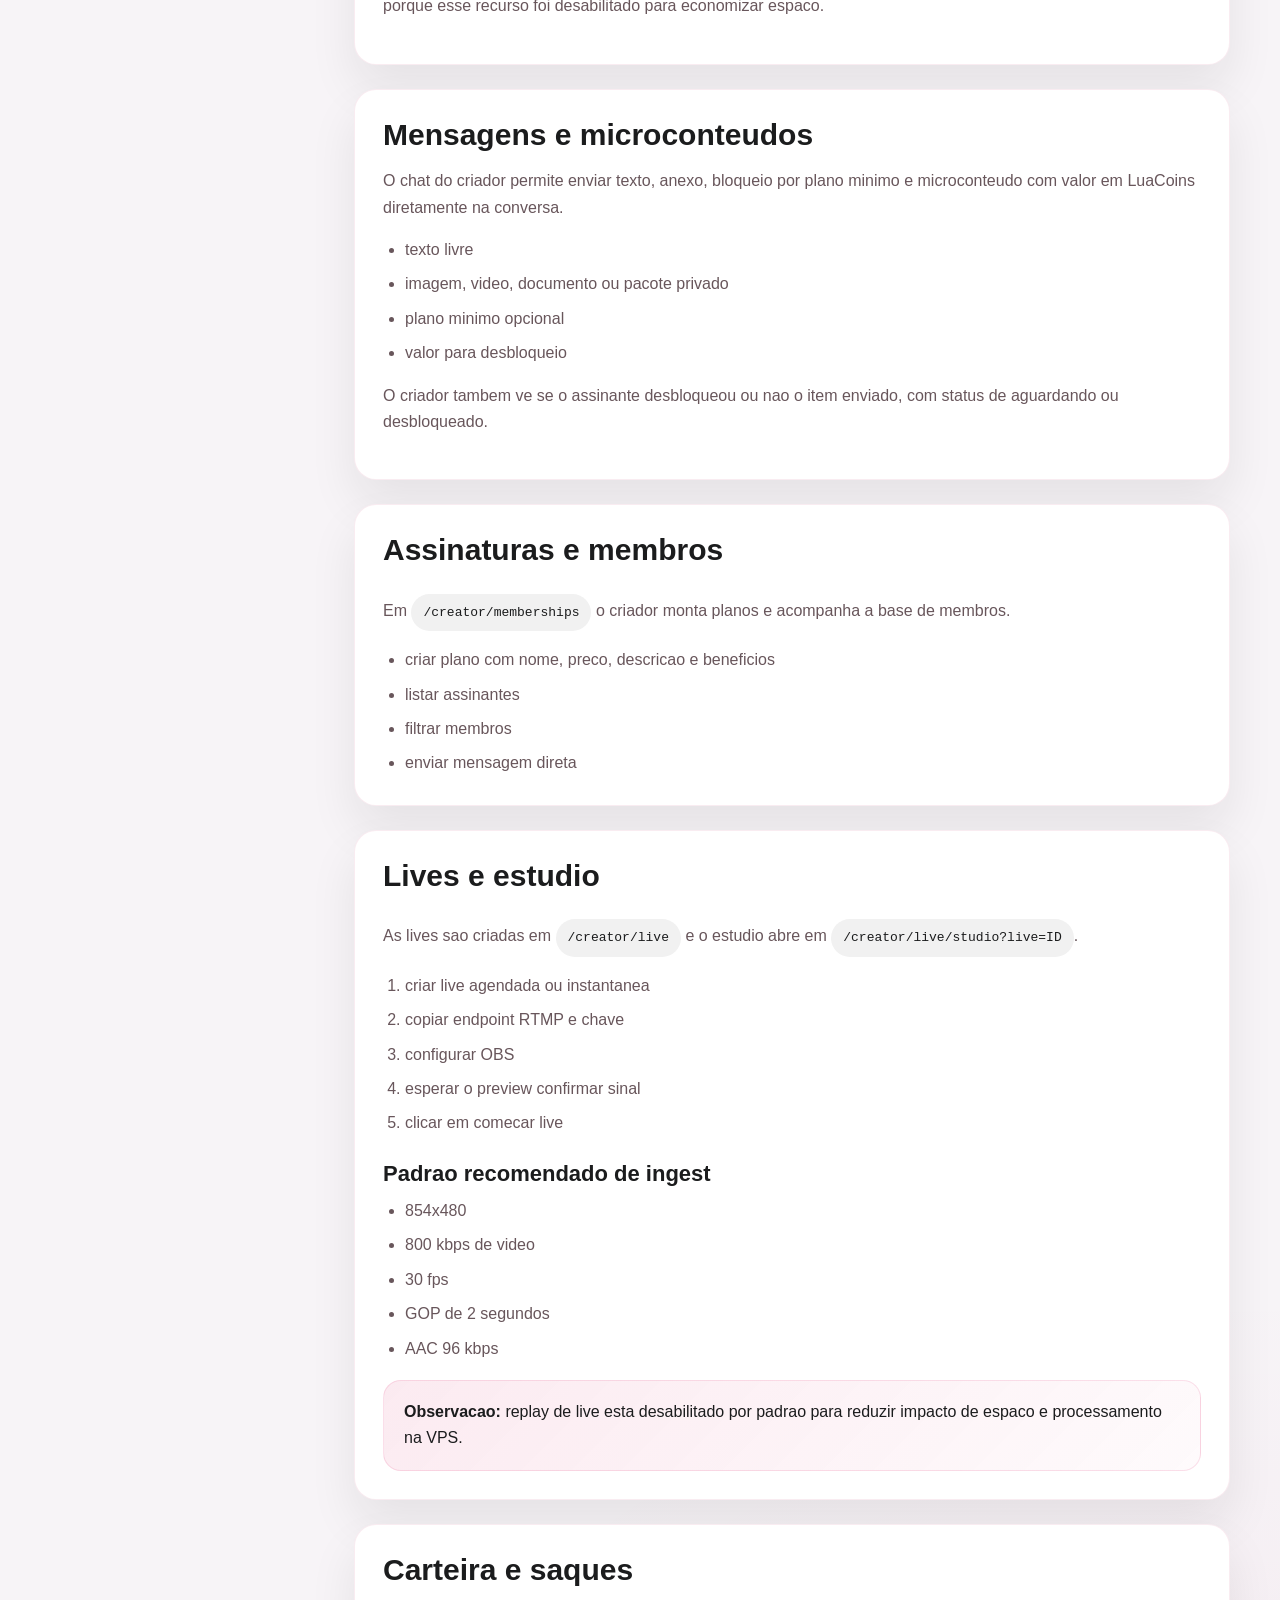
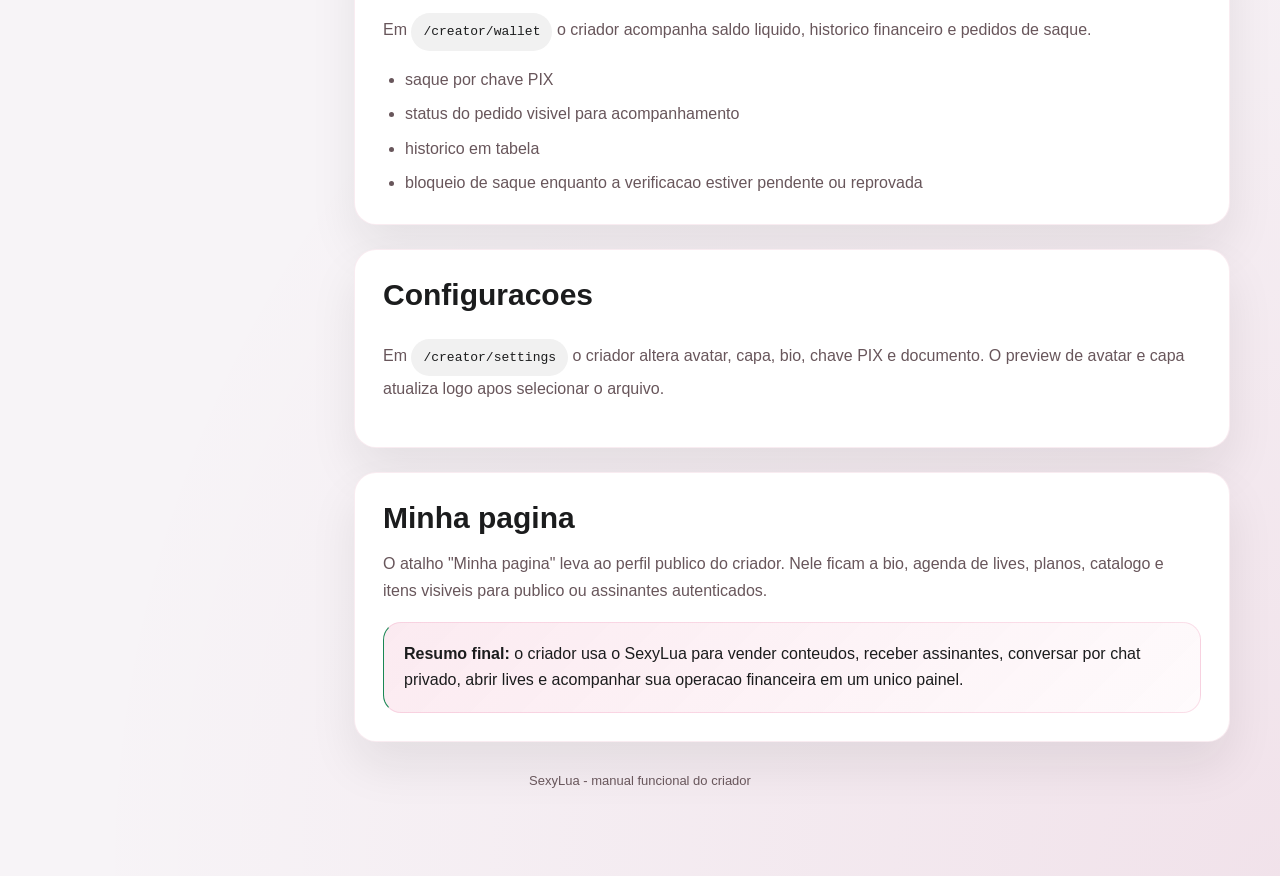
<file: documentação/criador.html>
<!DOCTYPE html>
<html lang="pt-BR">
<head>
    <meta charset="utf-8">
    <meta name="viewport" content="width=device-width, initial-scale=1.0">
    <title>Manual do Criador - SexyLua</title>
    <link rel="icon" href="../public/assets/img/luacoin.png">
    <link rel="stylesheet" href="assets/docs.css">
</head>
<body>
    <div class="page-shell">
        <section class="hero">
            <div class="hero-top">
                <div class="brand">
                    <img src="../public/assets/img/luacoin.png" alt="LuaCoin">
                    <span>Manual do Criador</span>
                </div>
                <span class="kicker">Perfil de uso</span>
            </div>
            <h1>Como acessar e operar o painel do criador</h1>
            <p>Este guia explica toda a rotina do criador: painel, conteudos, mensagens, assinaturas, microconteudos, lives com OBS, carteira, saques, configuracoes e pagina publica.</p>
            <a class="back-link" href="index.html">Voltar para o indice</a>
        </section>

        <div class="layout">
            <aside class="sidebar">
                <h2>Navegacao</h2>
                <nav>
                    <a class="is-active" href="#visao-geral">Visao geral</a>
                    <a href="#dashboard">Metricas</a>
                    <a href="#conteudos">Conteudos</a>
                    <a href="#mensagens">Mensagens e microconteudos</a>
                    <a href="#assinaturas">Assinaturas e membros</a>
                    <a href="#lives">Lives e estudio</a>
                    <a href="#wallet">Carteira e saques</a>
                    <a href="#configuracoes">Configuracoes</a>
                    <a href="#pagina-publica">Minha pagina</a>
                </nav>
            </aside>

            <div class="content">
                <section class="section" id="visao-geral">
                    <h2>Visao geral do papel</h2>
                    <p>O criador e o perfil responsavel por publicar conteudos, vender microconteudos, abrir lives, gerenciar membros e acompanhar ganhos. Todas as areas principais ficam abaixo do prefixo <span class="path">/creator</span>.</p>
                    <div class="table-wrap">
                        <table>
                            <thead>
                                <tr>
                                    <th>Area</th>
                                    <th>Objetivo</th>
                                    <th>Rota principal</th>
                                </tr>
                            </thead>
                            <tbody>
                                <tr><td>Metricas</td><td>Resumo geral de desempenho e operacao</td><td><span class="path">/creator</span></td></tr>
                                <tr><td>Conteudos</td><td>Publicar e gerenciar fotos, videos e artigos</td><td><span class="path">/creator/content</span></td></tr>
                                <tr><td>Mensagens</td><td>Conversar com assinantes e vender microconteudos</td><td><span class="path">/creator/messages</span></td></tr>
                                <tr><td>Lives</td><td>Criar agenda, iniciar estudio e transmitir</td><td><span class="path">/creator/live</span></td></tr>
                                <tr><td>Carteira</td><td>Acompanhar saldo e solicitar saque</td><td><span class="path">/creator/wallet</span></td></tr>
                            </tbody>
                        </table>
                    </div>
                </section>

                <section class="section" id="dashboard">
                    <h2>Metricas</h2>
                    <p>O dashboard do criador mostra visao geral de performance, saldos, assinantes ativos e atalhos da operacao. Quando nao ha dados reais, a tela exibe estados vazios sem metricas ficticias.</p>
                </section>

                <section class="section" id="conteudos">
                    <h2>Conteudos</h2>
                    <p>Na rota <span class="path">/creator/content</span> o criador cadastra fotos, videos e artigos. O fluxo principal de novo item e feito por modal.</p>
                    <ul>
                        <li>titulo e descricao</li>
                        <li>arquivo principal</li>
                        <li>capa ou thumbnail</li>
                        <li>visibilidade publica ou para assinantes</li>
                        <li>vinculo com plano real do painel</li>
                    </ul>
                    <p>O limite de armazenamento do criador usa o valor configurado pelo admin e nao inclui replay automatico de live, porque esse recurso foi desabilitado para economizar espaco.</p>
                </section>

                <section class="section" id="mensagens">
                    <h2>Mensagens e microconteudos</h2>
                    <p>O chat do criador permite enviar texto, anexo, bloqueio por plano minimo e microconteudo com valor em LuaCoins diretamente na conversa.</p>
                    <ul>
                        <li>texto livre</li>
                        <li>imagem, video, documento ou pacote privado</li>
                        <li>plano minimo opcional</li>
                        <li>valor para desbloqueio</li>
                    </ul>
                    <p>O criador tambem ve se o assinante desbloqueou ou nao o item enviado, com status de aguardando ou desbloqueado.</p>
                </section>

                <section class="section" id="assinaturas">
                    <h2>Assinaturas e membros</h2>
                    <p>Em <span class="path">/creator/memberships</span> o criador monta planos e acompanha a base de membros.</p>
                    <ul>
                        <li>criar plano com nome, preco, descricao e beneficios</li>
                        <li>listar assinantes</li>
                        <li>filtrar membros</li>
                        <li>enviar mensagem direta</li>
                    </ul>
                </section>

                <section class="section" id="lives">
                    <h2>Lives e estudio</h2>
                    <p>As lives sao criadas em <span class="path">/creator/live</span> e o estudio abre em <span class="path">/creator/live/studio?live=ID</span>.</p>
                    <ol>
                        <li>criar live agendada ou instantanea</li>
                        <li>copiar endpoint RTMP e chave</li>
                        <li>configurar OBS</li>
                        <li>esperar o preview confirmar sinal</li>
                        <li>clicar em comecar live</li>
                    </ol>
                    <h3>Padrao recomendado de ingest</h3>
                    <ul>
                        <li>854x480</li>
                        <li>800 kbps de video</li>
                        <li>30 fps</li>
                        <li>GOP de 2 segundos</li>
                        <li>AAC 96 kbps</li>
                    </ul>
                    <div class="callout">
                        <strong>Observacao:</strong> replay de live esta desabilitado por padrao para reduzir impacto de espaco e processamento na VPS.
                    </div>
                </section>

                <section class="section" id="wallet">
                    <h2>Carteira e saques</h2>
                    <p>Em <span class="path">/creator/wallet</span> o criador acompanha saldo liquido, historico financeiro e pedidos de saque.</p>
                    <ul>
                        <li>saque por chave PIX</li>
                        <li>status do pedido visivel para acompanhamento</li>
                        <li>historico em tabela</li>
                        <li>bloqueio de saque enquanto a verificacao estiver pendente ou reprovada</li>
                    </ul>
                </section>

                <section class="section" id="configuracoes">
                    <h2>Configuracoes</h2>
                    <p>Em <span class="path">/creator/settings</span> o criador altera avatar, capa, bio, chave PIX e documento. O preview de avatar e capa atualiza logo apos selecionar o arquivo.</p>
                </section>

                <section class="section" id="pagina-publica">
                    <h2>Minha pagina</h2>
                    <p>O atalho "Minha pagina" leva ao perfil publico do criador. Nele ficam a bio, agenda de lives, planos, catalogo e itens visiveis para publico ou assinantes autenticados.</p>
                    <div class="callout success">
                        <strong>Resumo final:</strong> o criador usa o SexyLua para vender conteudos, receber assinantes, conversar por chat privado, abrir lives e acompanhar sua operacao financeira em um unico painel.
                    </div>
                </section>
            </div>
        </div>

        <p class="doc-footer">SexyLua - manual funcional do criador</p>
    </div>
</body>
</html>
</file>
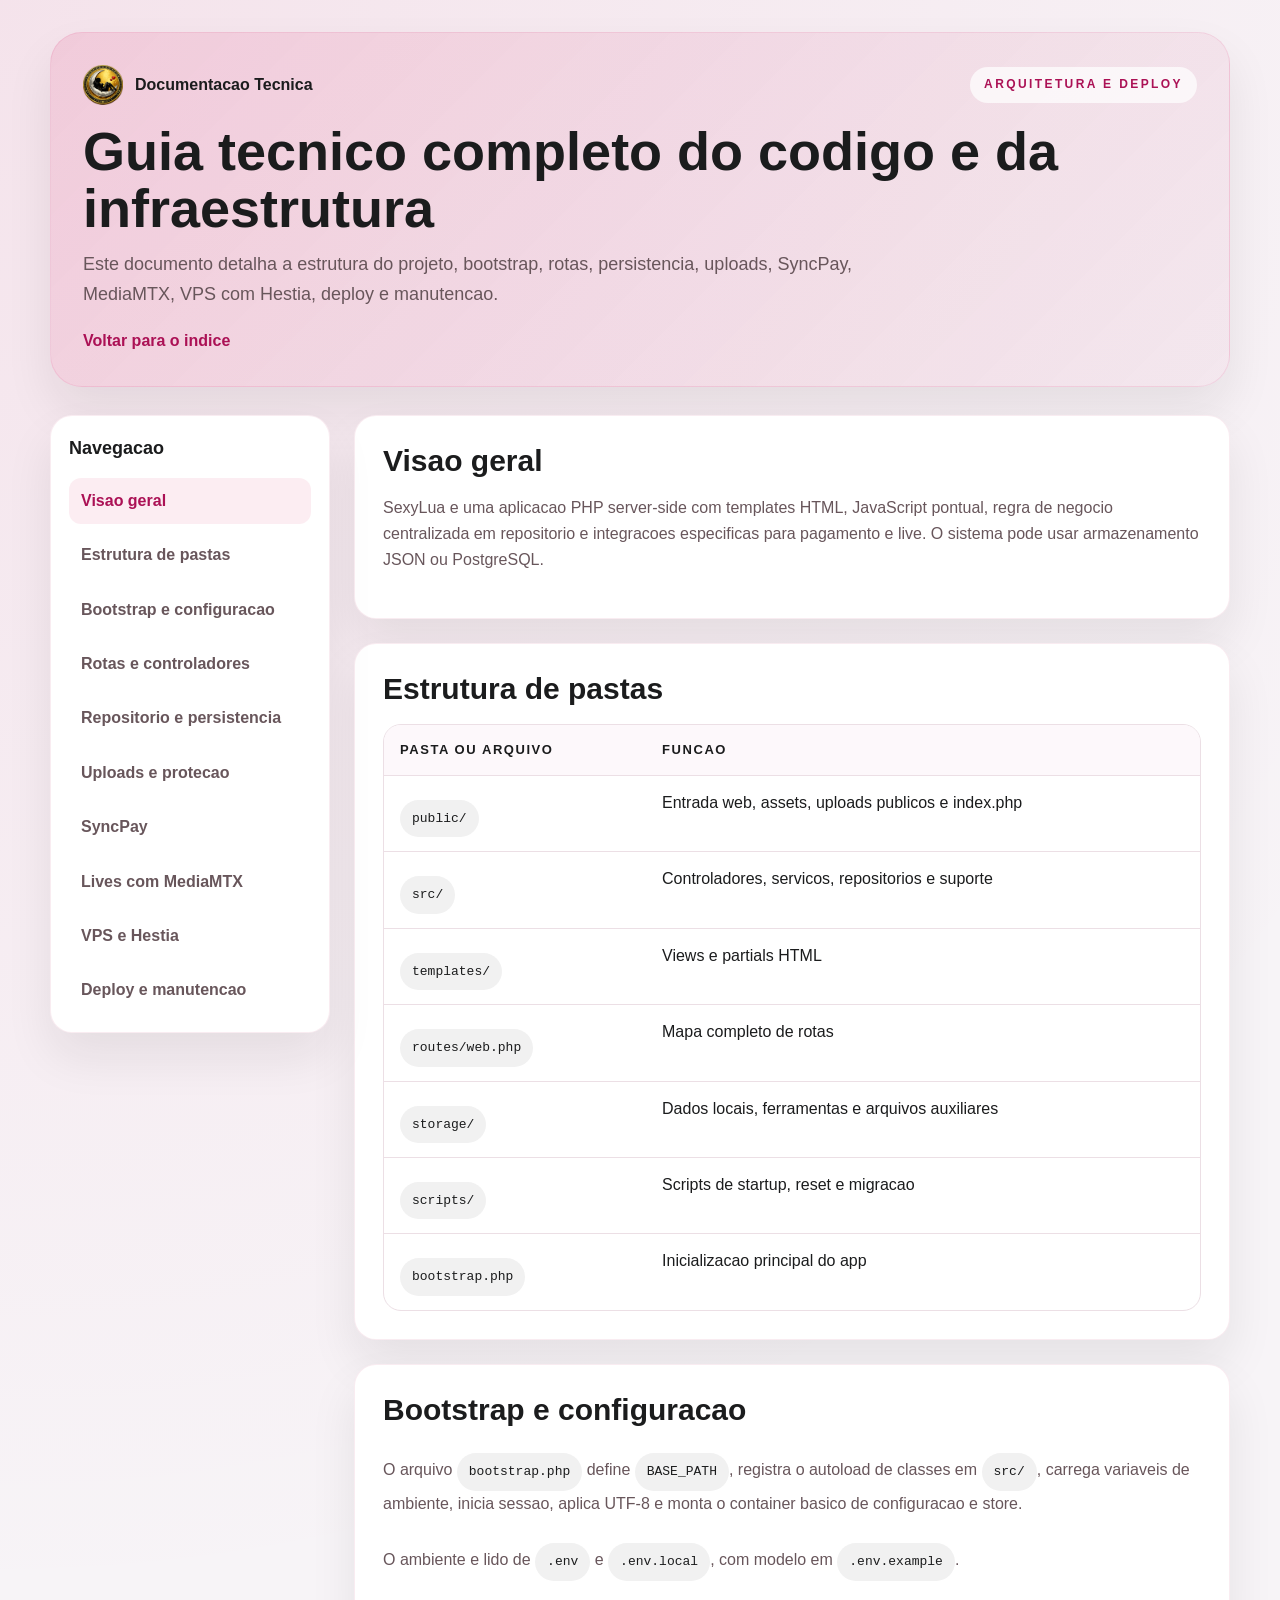
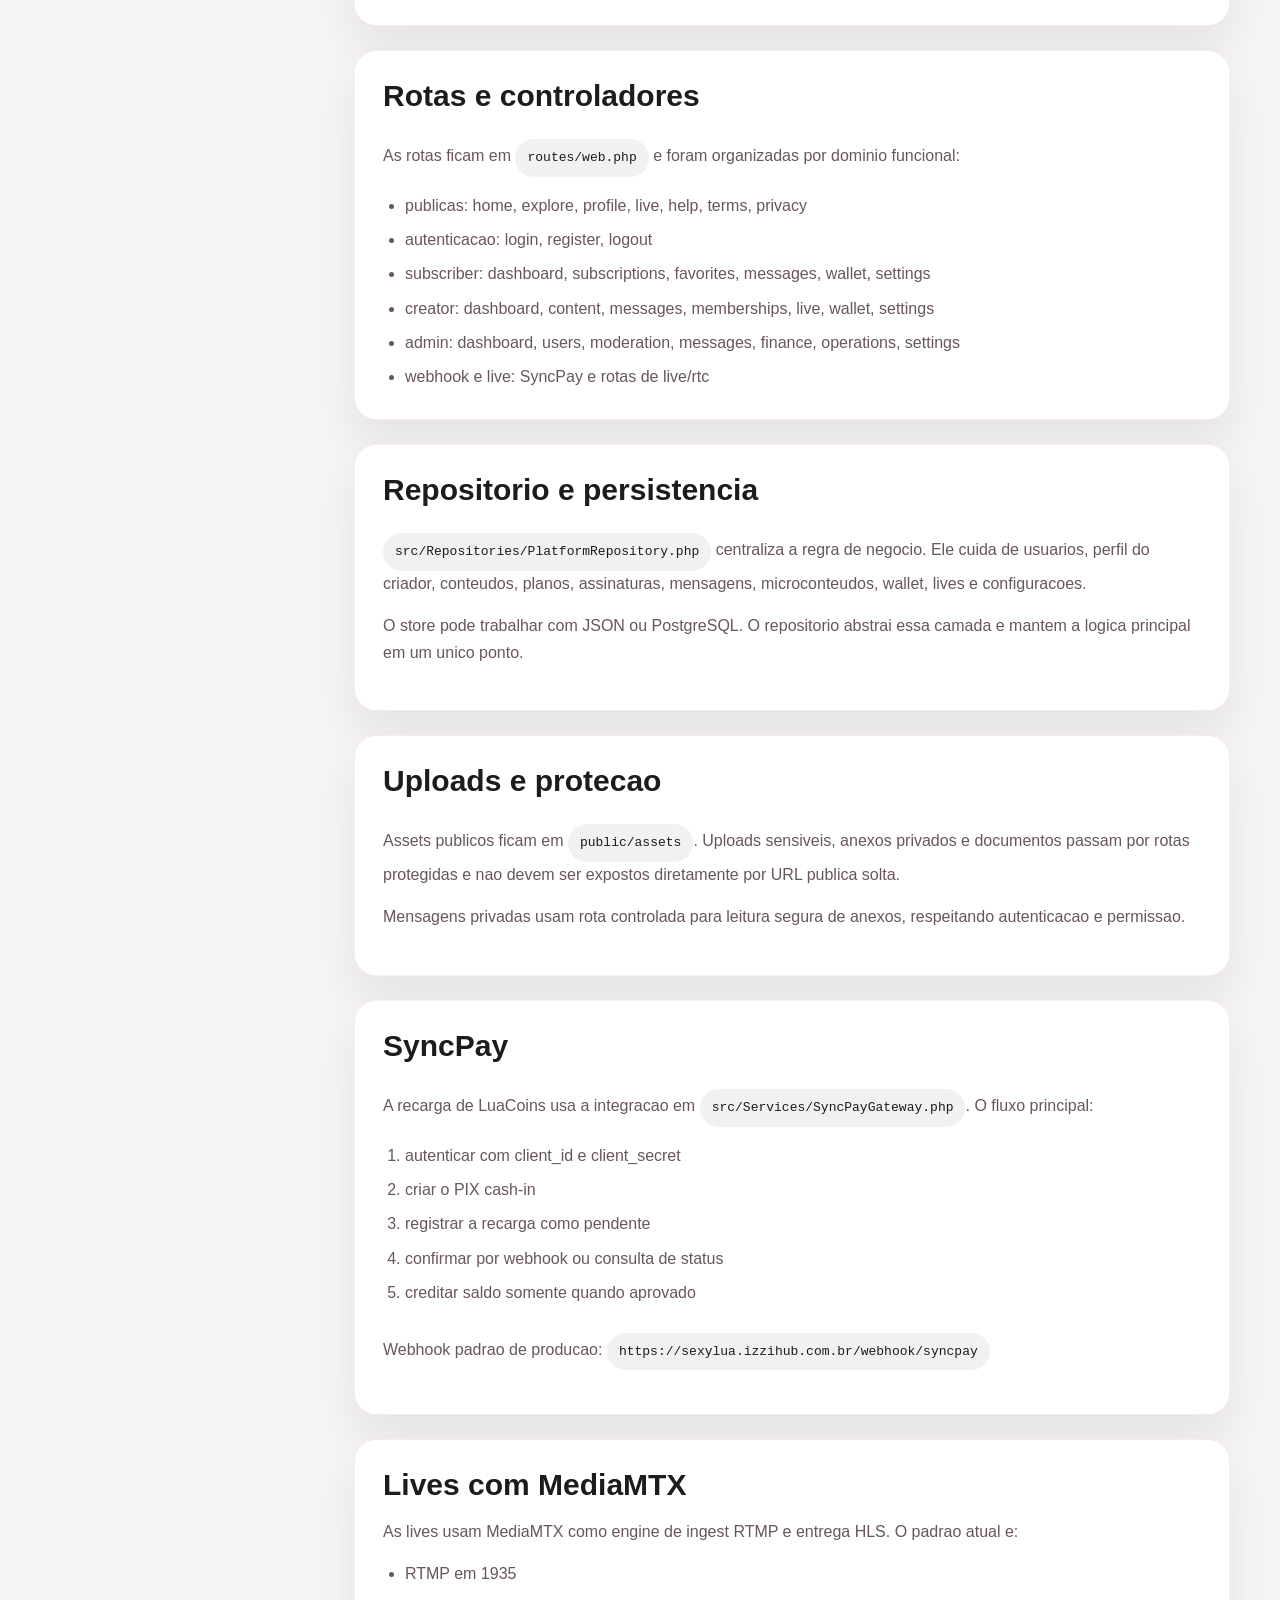
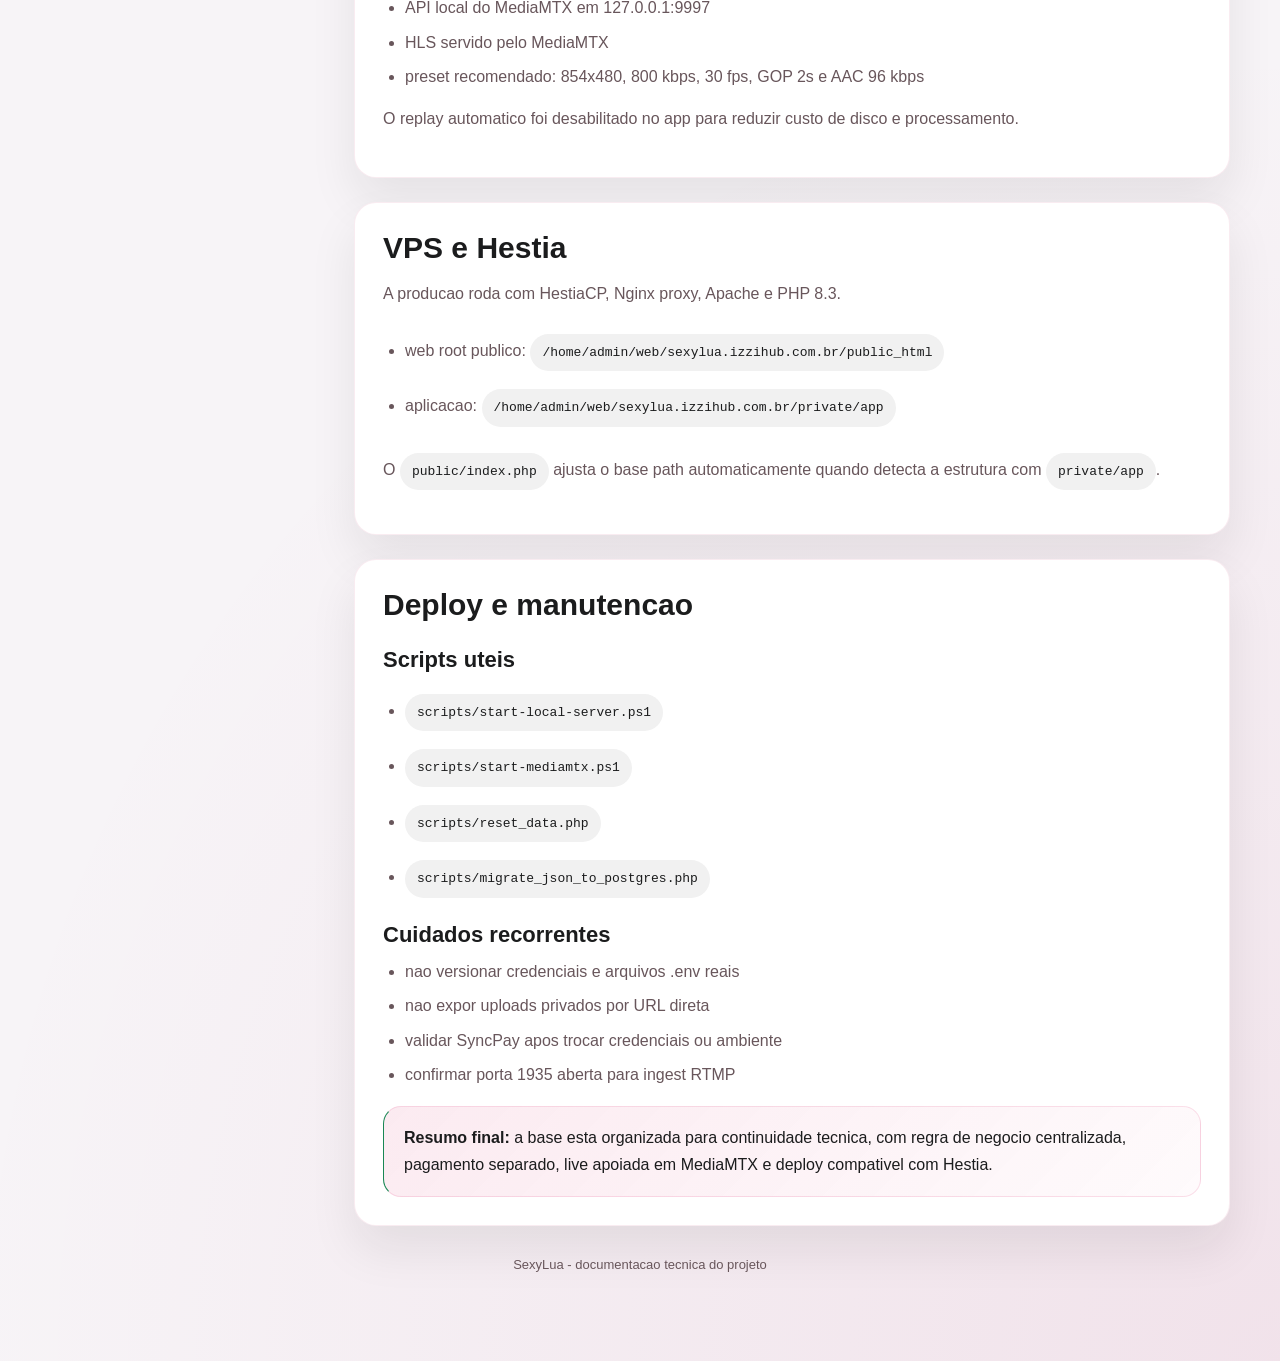
<file: documentação/tecnica.html>
<!DOCTYPE html>
<html lang="pt-BR">
<head>
    <meta charset="utf-8">
    <meta name="viewport" content="width=device-width, initial-scale=1.0">
    <title>Documentacao Tecnica - SexyLua</title>
    <link rel="icon" href="../public/assets/img/luacoin.png">
    <link rel="stylesheet" href="assets/docs.css">
</head>
<body>
    <div class="page-shell">
        <section class="hero">
            <div class="hero-top">
                <div class="brand">
                    <img src="../public/assets/img/luacoin.png" alt="LuaCoin">
                    <span>Documentacao Tecnica</span>
                </div>
                <span class="kicker">Arquitetura e deploy</span>
            </div>
            <h1>Guia tecnico completo do codigo e da infraestrutura</h1>
            <p>Este documento detalha a estrutura do projeto, bootstrap, rotas, persistencia, uploads, SyncPay, MediaMTX, VPS com Hestia, deploy e manutencao.</p>
            <a class="back-link" href="index.html">Voltar para o indice</a>
        </section>

        <div class="layout">
            <aside class="sidebar">
                <h2>Navegacao</h2>
                <nav>
                    <a class="is-active" href="#visao-geral">Visao geral</a>
                    <a href="#estrutura">Estrutura de pastas</a>
                    <a href="#bootstrap">Bootstrap e configuracao</a>
                    <a href="#rotas">Rotas e controladores</a>
                    <a href="#repositorio">Repositorio e persistencia</a>
                    <a href="#uploads">Uploads e protecao</a>
                    <a href="#syncpay">SyncPay</a>
                    <a href="#lives">Lives com MediaMTX</a>
                    <a href="#vps">VPS e Hestia</a>
                    <a href="#deploy">Deploy e manutencao</a>
                </nav>
            </aside>

            <div class="content">
                <section class="section" id="visao-geral">
                    <h2>Visao geral</h2>
                    <p>SexyLua e uma aplicacao PHP server-side com templates HTML, JavaScript pontual, regra de negocio centralizada em repositorio e integracoes especificas para pagamento e live. O sistema pode usar armazenamento JSON ou PostgreSQL.</p>
                </section>

                <section class="section" id="estrutura">
                    <h2>Estrutura de pastas</h2>
                    <div class="table-wrap">
                        <table>
                            <thead>
                                <tr><th>Pasta ou arquivo</th><th>Funcao</th></tr>
                            </thead>
                            <tbody>
                                <tr><td><span class="path">public/</span></td><td>Entrada web, assets, uploads publicos e index.php</td></tr>
                                <tr><td><span class="path">src/</span></td><td>Controladores, servicos, repositorios e suporte</td></tr>
                                <tr><td><span class="path">templates/</span></td><td>Views e partials HTML</td></tr>
                                <tr><td><span class="path">routes/web.php</span></td><td>Mapa completo de rotas</td></tr>
                                <tr><td><span class="path">storage/</span></td><td>Dados locais, ferramentas e arquivos auxiliares</td></tr>
                                <tr><td><span class="path">scripts/</span></td><td>Scripts de startup, reset e migracao</td></tr>
                                <tr><td><span class="path">bootstrap.php</span></td><td>Inicializacao principal do app</td></tr>
                            </tbody>
                        </table>
                    </div>
                </section>

                <section class="section" id="bootstrap">
                    <h2>Bootstrap e configuracao</h2>
                    <p>O arquivo <span class="path">bootstrap.php</span> define <span class="path">BASE_PATH</span>, registra o autoload de classes em <span class="path">src/</span>, carrega variaveis de ambiente, inicia sessao, aplica UTF-8 e monta o container basico de configuracao e store.</p>
                    <p>O ambiente e lido de <span class="path">.env</span> e <span class="path">.env.local</span>, com modelo em <span class="path">.env.example</span>.</p>
                </section>

                <section class="section" id="rotas">
                    <h2>Rotas e controladores</h2>
                    <p>As rotas ficam em <span class="path">routes/web.php</span> e foram organizadas por dominio funcional:</p>
                    <ul>
                        <li>publicas: home, explore, profile, live, help, terms, privacy</li>
                        <li>autenticacao: login, register, logout</li>
                        <li>subscriber: dashboard, subscriptions, favorites, messages, wallet, settings</li>
                        <li>creator: dashboard, content, messages, memberships, live, wallet, settings</li>
                        <li>admin: dashboard, users, moderation, messages, finance, operations, settings</li>
                        <li>webhook e live: SyncPay e rotas de live/rtc</li>
                    </ul>
                </section>

                <section class="section" id="repositorio">
                    <h2>Repositorio e persistencia</h2>
                    <p><span class="path">src/Repositories/PlatformRepository.php</span> centraliza a regra de negocio. Ele cuida de usuarios, perfil do criador, conteudos, planos, assinaturas, mensagens, microconteudos, wallet, lives e configuracoes.</p>
                    <p>O store pode trabalhar com JSON ou PostgreSQL. O repositorio abstrai essa camada e mantem a logica principal em um unico ponto.</p>
                </section>

                <section class="section" id="uploads">
                    <h2>Uploads e protecao</h2>
                    <p>Assets publicos ficam em <span class="path">public/assets</span>. Uploads sensiveis, anexos privados e documentos passam por rotas protegidas e nao devem ser expostos diretamente por URL publica solta.</p>
                    <p>Mensagens privadas usam rota controlada para leitura segura de anexos, respeitando autenticacao e permissao.</p>
                </section>

                <section class="section" id="syncpay">
                    <h2>SyncPay</h2>
                    <p>A recarga de LuaCoins usa a integracao em <span class="path">src/Services/SyncPayGateway.php</span>. O fluxo principal:</p>
                    <ol>
                        <li>autenticar com client_id e client_secret</li>
                        <li>criar o PIX cash-in</li>
                        <li>registrar a recarga como pendente</li>
                        <li>confirmar por webhook ou consulta de status</li>
                        <li>creditar saldo somente quando aprovado</li>
                    </ol>
                    <p>Webhook padrao de producao: <span class="path">https://sexylua.izzihub.com.br/webhook/syncpay</span></p>
                </section>

                <section class="section" id="lives">
                    <h2>Lives com MediaMTX</h2>
                    <p>As lives usam MediaMTX como engine de ingest RTMP e entrega HLS. O padrao atual e:</p>
                    <ul>
                        <li>RTMP em 1935</li>
                        <li>API local do MediaMTX em 127.0.0.1:9997</li>
                        <li>HLS servido pelo MediaMTX</li>
                        <li>preset recomendado: 854x480, 800 kbps, 30 fps, GOP 2s e AAC 96 kbps</li>
                    </ul>
                    <p>O replay automatico foi desabilitado no app para reduzir custo de disco e processamento.</p>
                </section>

                <section class="section" id="vps">
                    <h2>VPS e Hestia</h2>
                    <p>A producao roda com HestiaCP, Nginx proxy, Apache e PHP 8.3.</p>
                    <ul>
                        <li>web root publico: <span class="path">/home/admin/web/sexylua.izzihub.com.br/public_html</span></li>
                        <li>aplicacao: <span class="path">/home/admin/web/sexylua.izzihub.com.br/private/app</span></li>
                    </ul>
                    <p>O <span class="path">public/index.php</span> ajusta o base path automaticamente quando detecta a estrutura com <span class="path">private/app</span>.</p>
                </section>

                <section class="section" id="deploy">
                    <h2>Deploy e manutencao</h2>
                    <h3>Scripts uteis</h3>
                    <ul>
                        <li><span class="path">scripts/start-local-server.ps1</span></li>
                        <li><span class="path">scripts/start-mediamtx.ps1</span></li>
                        <li><span class="path">scripts/reset_data.php</span></li>
                        <li><span class="path">scripts/migrate_json_to_postgres.php</span></li>
                    </ul>
                    <h3>Cuidados recorrentes</h3>
                    <ul>
                        <li>nao versionar credenciais e arquivos .env reais</li>
                        <li>nao expor uploads privados por URL direta</li>
                        <li>validar SyncPay apos trocar credenciais ou ambiente</li>
                        <li>confirmar porta 1935 aberta para ingest RTMP</li>
                    </ul>
                    <div class="callout success">
                        <strong>Resumo final:</strong> a base esta organizada para continuidade tecnica, com regra de negocio centralizada, pagamento separado, live apoiada em MediaMTX e deploy compativel com Hestia.
                    </div>
                </section>
            </div>
        </div>

        <p class="doc-footer">SexyLua - documentacao tecnica do projeto</p>
    </div>
</body>
</html>
</file>
<file: documentação/assets/docs.css>
:root {
    --bg: #f7f4f7;
    --surface: #ffffff;
    --surface-soft: #fdf8fb;
    --text: #1b1c1d;
    --muted: #68565b;
    --line: #ecdfe5;
    --primary: #ab1155;
    --primary-strong: #d81b60;
    --success: #198754;
    --shadow: 0 24px 48px rgba(27, 28, 29, 0.08);
    --radius-xl: 32px;
    --radius-lg: 22px;
    --radius-md: 16px;
    --container: 1180px;
}

* { box-sizing: border-box; }
html { scroll-behavior: smooth; }

body {
    margin: 0;
    background:
        radial-gradient(circle at top left, rgba(216, 27, 96, 0.08), transparent 34%),
        radial-gradient(circle at bottom right, rgba(171, 17, 85, 0.08), transparent 28%),
        var(--bg);
    color: var(--text);
    font: 16px/1.65 "Segoe UI", "Inter", Arial, sans-serif;
}

a { color: var(--primary); text-decoration: none; }
a:hover { text-decoration: underline; }
img { max-width: 100%; }

.page-shell {
    width: min(var(--container), calc(100% - 32px));
    margin: 0 auto;
    padding: 32px 0 72px;
}

.hero {
    background: linear-gradient(135deg, rgba(216, 27, 96, 0.12), rgba(171, 17, 85, 0.04));
    border: 1px solid rgba(216, 27, 96, 0.1);
    border-radius: var(--radius-xl);
    padding: 32px;
    box-shadow: var(--shadow);
}

.hero-top {
    display: flex;
    align-items: center;
    justify-content: space-between;
    gap: 16px;
    margin-bottom: 18px;
}

.brand {
    display: inline-flex;
    align-items: center;
    gap: 12px;
    font-weight: 800;
    color: var(--text);
}

.brand img {
    width: 40px;
    height: 40px;
    border-radius: 12px;
}

.kicker {
    display: inline-flex;
    align-items: center;
    gap: 8px;
    padding: 8px 14px;
    border-radius: 999px;
    background: rgba(255, 255, 255, 0.72);
    color: var(--primary);
    font-size: 12px;
    font-weight: 800;
    letter-spacing: 0.2em;
    text-transform: uppercase;
}

.hero h1 {
    margin: 0 0 14px;
    font-size: clamp(32px, 5vw, 54px);
    line-height: 1.05;
}

.hero p {
    margin: 0;
    max-width: 860px;
    color: var(--muted);
    font-size: 18px;
}

.grid { display: grid; gap: 24px; }
.grid.cards { grid-template-columns: repeat(auto-fit, minmax(240px, 1fr)); margin-top: 28px; }

.card,
.section,
.sidebar,
.index-link {
    background: var(--surface);
    border: 1px solid rgba(171, 17, 85, 0.08);
    border-radius: var(--radius-lg);
    box-shadow: var(--shadow);
}

.card, .section, .index-link { padding: 24px; }

.card h2, .card h3, .section h2, .section h3 { margin: 0 0 12px; line-height: 1.15; }
.card p, .section p, .section li, .index-link p { color: var(--muted); }

.pill-row {
    display: flex;
    flex-wrap: wrap;
    gap: 10px;
    margin-top: 16px;
}

.pill {
    display: inline-flex;
    align-items: center;
    gap: 8px;
    padding: 10px 14px;
    border-radius: 999px;
    background: var(--surface-soft);
    border: 1px solid var(--line);
    color: var(--text);
    font-weight: 700;
    font-size: 14px;
}

.layout {
    display: grid;
    grid-template-columns: minmax(0, 280px) minmax(0, 1fr);
    gap: 24px;
    margin-top: 28px;
}

.sidebar {
    position: sticky;
    top: 24px;
    align-self: start;
    padding: 18px;
}

.sidebar h2 { margin: 0 0 14px; font-size: 18px; }
.sidebar nav { display: flex; flex-direction: column; gap: 8px; }
.sidebar nav a {
    padding: 10px 12px;
    border-radius: 12px;
    color: var(--muted);
    font-weight: 700;
}
.sidebar nav a:hover,
.sidebar nav a.is-active {
    background: rgba(216, 27, 96, 0.08);
    color: var(--primary);
    text-decoration: none;
}

.content { display: grid; gap: 24px; }
.section { padding: 28px; }
.section h2 { font-size: 30px; }
.section h3 { font-size: 22px; margin-top: 24px; }
.section h4 { margin: 20px 0 8px; font-size: 18px; }
.section ul, .section ol { margin: 10px 0 0 22px; padding: 0; }
.section li + li { margin-top: 8px; }

.callout {
    margin-top: 18px;
    padding: 18px 20px;
    border-radius: 18px;
    background: linear-gradient(135deg, rgba(216, 27, 96, 0.09), rgba(216, 27, 96, 0.02));
    border: 1px solid rgba(216, 27, 96, 0.12);
}

.note {
    margin-top: 16px;
    padding: 14px 16px;
    border-left: 4px solid var(--primary);
    background: var(--surface-soft);
    border-radius: 14px;
}

.success { border-left-color: var(--success); }

.table-wrap {
    margin-top: 18px;
    overflow-x: auto;
    border: 1px solid var(--line);
    border-radius: 18px;
}

table {
    width: 100%;
    border-collapse: collapse;
    min-width: 720px;
}

th, td {
    padding: 14px 16px;
    border-bottom: 1px solid var(--line);
    text-align: left;
    vertical-align: top;
}

th {
    background: var(--surface-soft);
    color: var(--text);
    font-size: 13px;
    text-transform: uppercase;
    letter-spacing: 0.12em;
}

tbody tr:last-child td { border-bottom: none; }

.doc-footer {
    margin-top: 28px;
    text-align: center;
    color: var(--muted);
    font-size: 13px;
}

.index-links {
    display: grid;
    grid-template-columns: repeat(auto-fit, minmax(240px, 1fr));
    gap: 20px;
    margin-top: 32px;
}

.index-link { display: block; color: var(--text); }
.index-link:hover { text-decoration: none; transform: translateY(-2px); }
.index-link h3 { margin: 0 0 10px; font-size: 24px; }

.back-link {
    display: inline-flex;
    align-items: center;
    gap: 8px;
    margin-top: 18px;
    font-weight: 800;
}

.path {
    display: inline-flex;
    margin-top: 10px;
    padding: 8px 12px;
    border-radius: 999px;
    background: rgba(27, 28, 29, 0.06);
    color: var(--text);
    font-size: 13px;
    font-family: Consolas, "Courier New", monospace;
}

@media (max-width: 960px) {
    .layout { grid-template-columns: 1fr; }
    .sidebar { position: static; }
}

@media (max-width: 720px) {
    .page-shell { width: min(var(--container), calc(100% - 20px)); padding-top: 20px; }
    .hero, .section, .card, .index-link { padding: 20px; }
    .hero-top { flex-direction: column; align-items: flex-start; }
    .hero p { font-size: 16px; }
}
</file>
